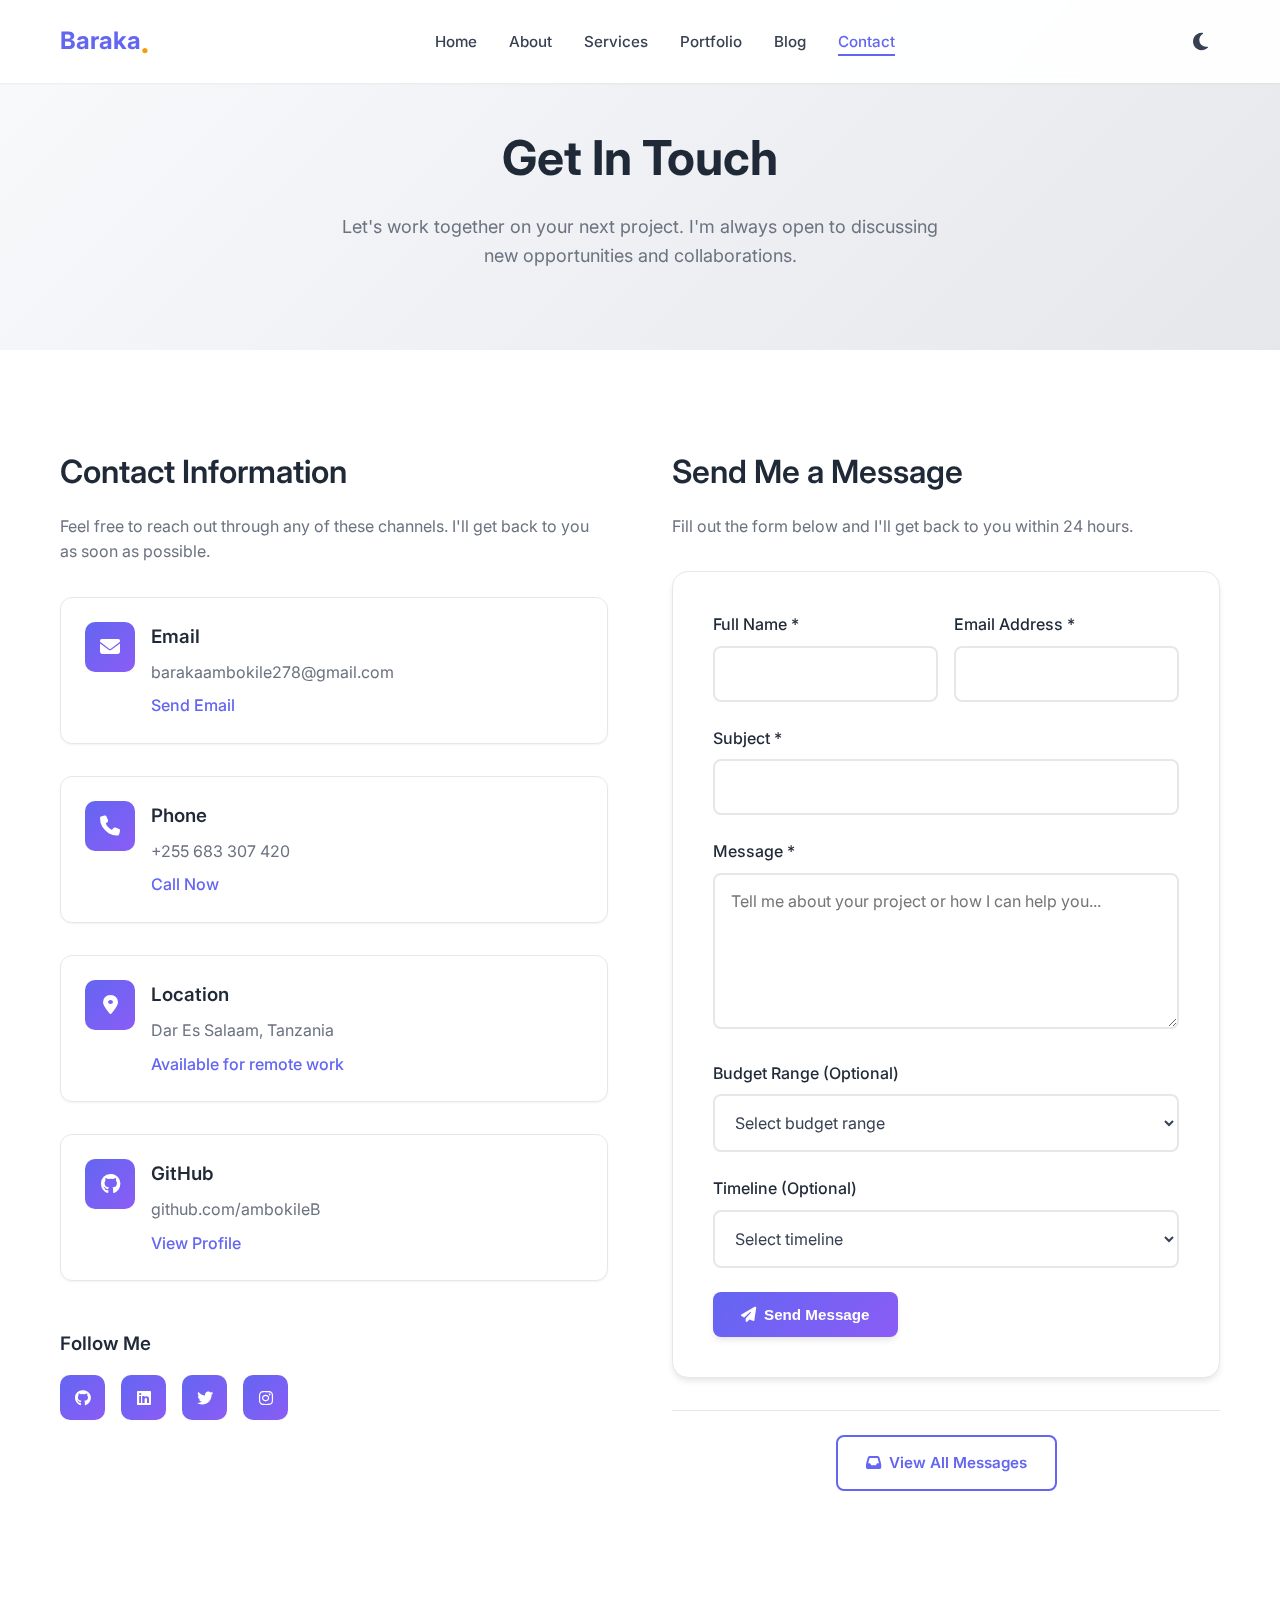
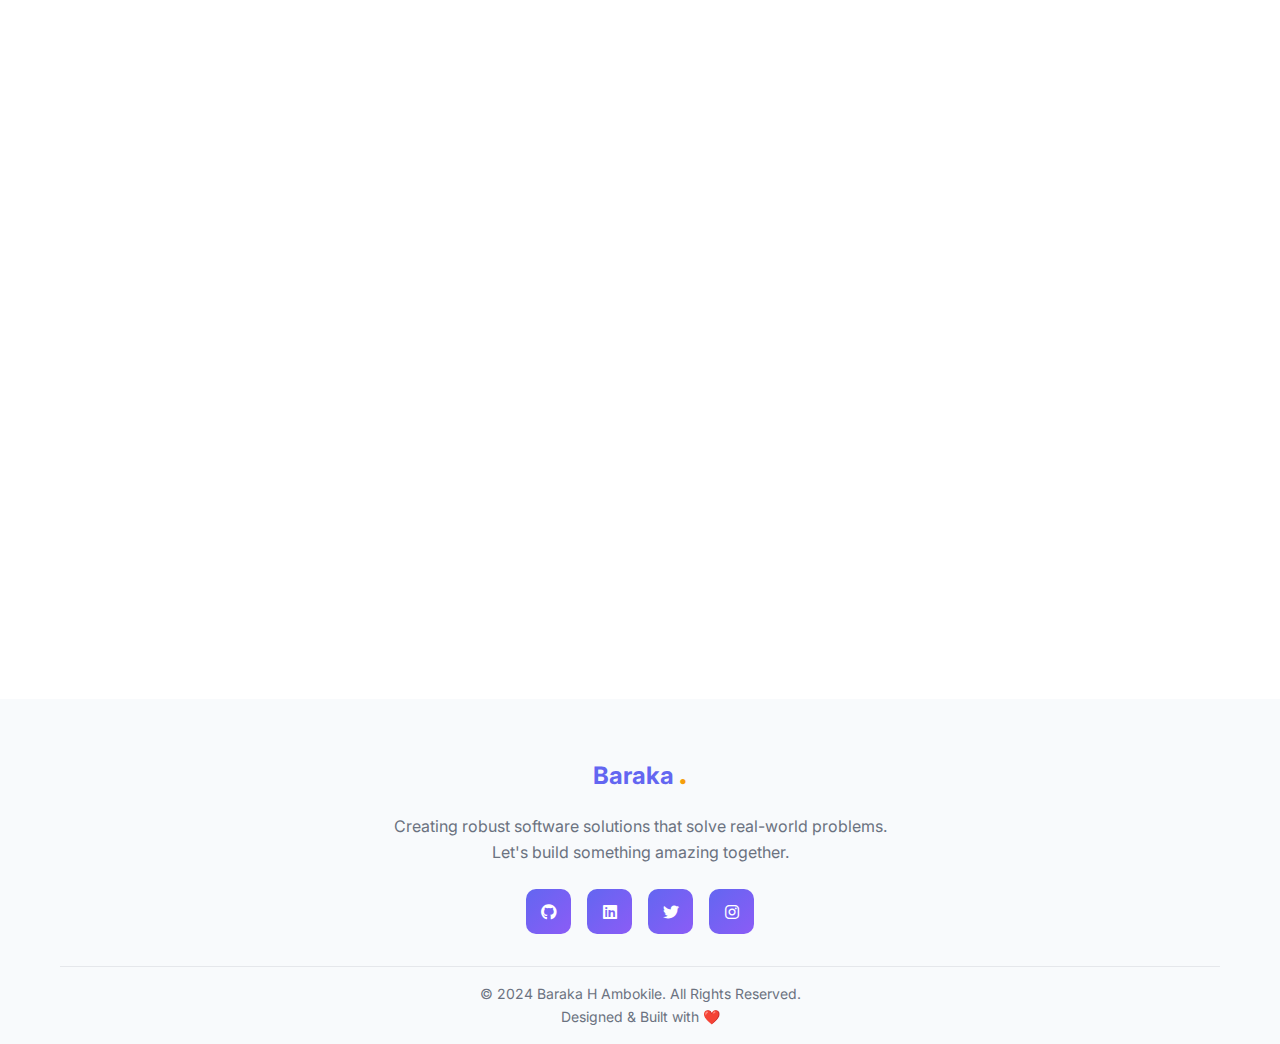
<file: contact.html>
<!DOCTYPE html>
<html lang="en">
<head>
    <meta charset="UTF-8">
    <meta name="viewport" content="width=device-width, initial-scale=1.0">
    <title>Contact Me - Baraka H Ambokile</title>
    <meta name="description" content="Get in touch with Baraka H Ambokile. Send messages, view contact information, and connect for collaboration opportunities.">
    
    <!-- Favicon -->
    <link rel="icon" type="image/x-icon" href="images/favicon.ico">
    
    <!-- Font Awesome -->
    <link rel="stylesheet" href="https://cdnjs.cloudflare.com/ajax/libs/font-awesome/6.4.0/css/all.min.css">
    
    <!-- Google Fonts -->
    <link href="https://fonts.googleapis.com/css2?family=Inter:wght@300;400;500;600;700;800&display=swap" rel="stylesheet">
    
    <!-- AOS Animation Library -->
    <link href="https://unpkg.com/aos@2.3.1/dist/aos.css" rel="stylesheet">
    
    <!-- CSS Files -->
    <link rel="stylesheet" href="css/style.css">
    <link rel="stylesheet" href="css/responsive.css">
</head>
<body>
    <!-- Preloader -->
    <div class="preloader">
        <div class="loader"></div>
    </div>

    <!-- Header/Navigation -->
    <header class="header" id="header">
        <div class="container">
            <div class="logo">
                <a href="index.html">
                    <span class="logo-text">Baraka</span>
                    <span class="logo-dot">.</span>
                </a>
            </div>
            <nav class="navbar" id="navbar">
                <ul class="nav-menu">
                    <li class="nav-item">
                        <a href="index.html" class="nav-link">Home</a>
                    </li>
                    <li class="nav-item">
                        <a href="index.html#about" class="nav-link">About</a>
                    </li>
                    <li class="nav-item">
                        <a href="index.html#services" class="nav-link">Services</a>
                    </li>
                    <li class="nav-item">
                        <a href="index.html#portfolio" class="nav-link">Portfolio</a>
                    </li>
                    <li class="nav-item">
                        <a href="blog.html" class="nav-link">Blog</a>
                    </li>
                    <li class="nav-item">
                        <a href="contact.html" class="nav-link active">Contact</a>
                    </li>
                </ul>
            </nav>
            <div class="header-actions">
                <button class="theme-toggle" id="themeToggle" aria-label="Toggle dark mode">
                    <i class="fas fa-moon"></i>
                    <i class="fas fa-sun"></i>
                </button>
                <div class="mobile-menu-btn" id="mobile-menu-btn">
                    <span></span>
                    <span></span>
                    <span></span>
                </div>
            </div>
        </div>
    </header>

    <!-- Contact Hero Section -->
    <section class="contact-hero">
        <div class="container">
            <div class="contact-hero-content" data-aos="fade-up">
                <h1>Get In Touch</h1>
                <p>Let's work together on your next project. I'm always open to discussing new opportunities and collaborations.</p>
            </div>
        </div>
    </section>

    <!-- Contact Section -->
    <section class="contact-page">
        <div class="container">
            <div class="contact-grid">
                <!-- Contact Information -->
                <div class="contact-info-section" data-aos="fade-right">
                    <h2>Contact Information</h2>
                    <p>Feel free to reach out through any of these channels. I'll get back to you as soon as possible.</p>
                    
                    <div class="contact-info-list">
                        <div class="contact-info-item">
                            <div class="contact-icon">
                                <i class="fas fa-envelope"></i>
                            </div>
                            <div class="contact-details">
                                <h3>Email</h3>
                                <p>barakaambokile278@gmail.com</p>
                                <a href="mailto:barakaambokile278@gmail.com" class="contact-link">Send Email</a>
                            </div>
                        </div>
                        
                        <div class="contact-info-item">
                            <div class="contact-icon">
                                <i class="fas fa-phone"></i>
                            </div>
                            <div class="contact-details">
                                <h3>Phone</h3>
                                <p>+255 683 307 420</p>
                                <a href="tel:+255683307420" class="contact-link">Call Now</a>
                            </div>
                        </div>
                        
                        <div class="contact-info-item">
                            <div class="contact-icon">
                                <i class="fas fa-map-marker-alt"></i>
                            </div>
                            <div class="contact-details">
                                <h3>Location</h3>
                                <p>Dar Es Salaam, Tanzania</p>
                                <span class="contact-link">Available for remote work</span>
                            </div>
                        </div>
                        
                        <div class="contact-info-item">
                            <div class="contact-icon">
                                <i class="fab fa-github"></i>
                            </div>
                            <div class="contact-details">
                                <h3>GitHub</h3>
                                <p>github.com/ambokileB</p>
                                <a href="https://github.com/ambokileB" class="contact-link" target="_blank">View Profile</a>
                            </div>
                        </div>
                    </div>
                    
                    <div class="social-links-section">
                        <h3>Follow Me</h3>
                        <div class="social-links">
                            <a href="https://github.com/ambokileB" class="social-link" target="_blank">
                                <i class="fab fa-github"></i>
                            </a>
                            <a href="#" class="social-link">
                                <i class="fab fa-linkedin"></i>
                            </a>
                            <a href="#" class="social-link">
                                <i class="fab fa-twitter"></i>
                            </a>
                            <a href="#" class="social-link">
                                <i class="fab fa-instagram"></i>
                            </a>
                        </div>
                    </div>
                </div>
                
                <!-- Contact Form -->
                <div class="contact-form-section" data-aos="fade-left">
                    <h2>Send Me a Message</h2>
                    <p>Fill out the form below and I'll get back to you within 24 hours.</p>
                    
                    <form id="contactForm" class="contact-form">
                        <div class="form-row">
                            <div class="form-group">
                                <label for="name">Full Name *</label>
                                <input type="text" id="name" name="name" required>
                            </div>
                            <div class="form-group">
                                <label for="email">Email Address *</label>
                                <input type="email" id="email" name="email" required>
                            </div>
                        </div>
                        
                        <div class="form-group">
                            <label for="subject">Subject *</label>
                            <input type="text" id="subject" name="subject" required>
                        </div>
                        
                        <div class="form-group">
                            <label for="message">Message *</label>
                            <textarea id="message" name="message" rows="6" required placeholder="Tell me about your project or how I can help you..."></textarea>
                        </div>
                        
                        <div class="form-group">
                            <label for="budget">Budget Range (Optional)</label>
                            <select id="budget" name="budget">
                                <option value="">Select budget range</option>
                                <option value="under-1000">Under $1,000</option>
                                <option value="1000-5000">$1,000 - $5,000</option>
                                <option value="5000-10000">$5,000 - $10,000</option>
                                <option value="over-10000">Over $10,000</option>
                                <option value="discuss">Let's discuss</option>
                            </select>
                        </div>
                        
                        <div class="form-group">
                            <label for="timeline">Timeline (Optional)</label>
                            <select id="timeline" name="timeline">
                                <option value="">Select timeline</option>
                                <option value="asap">ASAP</option>
                                <option value="1-2-weeks">1-2 weeks</option>
                                <option value="1-month">1 month</option>
                                <option value="2-3-months">2-3 months</option>
                                <option value="flexible">Flexible</option>
                            </select>
                        </div>
                        
                        <button type="submit" class="btn btn-primary">
                            <i class="fas fa-paper-plane"></i>
                            <span>Send Message</span>
                        </button>
                    </form>
                    
                    <div class="form-footer">
                        <a href="messages.html" class="btn btn-outline">
                            <i class="fas fa-inbox"></i>
                            View All Messages
                        </a>
                    </div>
                </div>
            </div>
        </div>
    </section>

    <!-- FAQ Section -->
    <section class="faq-section">
        <div class="container">
            <div class="section-header" data-aos="fade-up">
                <h2>Frequently Asked Questions</h2>
                <p>Common questions about working with me</p>
            </div>
            
            <div class="faq-grid">
                <div class="faq-item" data-aos="fade-up" data-aos-delay="100">
                    <div class="faq-question">
                        <h3>What types of projects do you work on?</h3>
                        <i class="fas fa-chevron-down"></i>
                    </div>
                    <div class="faq-answer">
                        <p>I specialize in software development, data processing, and machine learning projects. This includes web applications, ETL pipelines, RESTful APIs, and AI/ML solutions.</p>
                    </div>
                </div>
                
                <div class="faq-item" data-aos="fade-up" data-aos-delay="200">
                    <div class="faq-question">
                        <h3>How long does a typical project take?</h3>
                        <i class="fas fa-chevron-down"></i>
                    </div>
                    <div class="faq-answer">
                        <p>Project timelines vary depending on complexity. Simple projects might take 1-2 weeks, while complex applications can take 2-3 months. I'll provide a detailed timeline during our initial discussion.</p>
                    </div>
                </div>
                
                <div class="faq-item" data-aos="fade-up" data-aos-delay="300">
                    <div class="faq-question">
                        <h3>Do you work remotely?</h3>
                        <i class="fas fa-chevron-down"></i>
                    </div>
                    <div class="faq-answer">
                        <p>Yes, I work remotely and have experience collaborating with clients worldwide. I use modern communication tools to ensure smooth project management and regular updates.</p>
                    </div>
                </div>
                
                <div class="faq-item" data-aos="fade-up" data-aos-delay="400">
                    <div class="faq-question">
                        <h3>What technologies do you use?</h3>
                        <i class="fas fa-chevron-down"></i>
                    </div>
                    <div class="faq-answer">
                        <p>My tech stack includes Java, Python, React, Node.js, Apache Spark, Docker, Kubernetes, and various machine learning frameworks. I choose the best technology for each project's specific needs.</p>
                    </div>
                </div>
            </div>
        </div>
    </section>

    <!-- Footer -->
    <footer class="footer">
        <div class="container">
            <div class="footer-content">
                <div class="footer-logo">
                    <span class="logo-text">Baraka</span>
                    <span class="logo-dot">.</span>
                </div>
                <p class="footer-text">
                    Creating robust software solutions that solve real-world problems. Let's build something amazing together.
                </p>
                <div class="footer-social">
                    <a href="https://github.com/ambokileB" class="social-link"><i class="fab fa-github"></i></a>
                    <a href="#" class="social-link"><i class="fab fa-linkedin"></i></a>
                    <a href="#" class="social-link"><i class="fab fa-twitter"></i></a>
                    <a href="#" class="social-link"><i class="fab fa-instagram"></i></a>
                </div>
            </div>
            <div class="footer-bottom">
                <p>&copy; 2024 Baraka H Ambokile. All Rights Reserved.</p>
                <p>Designed & Built with ❤️</p>
            </div>
        </div>
    </footer>

    <!-- Back to Top Button -->
    <button class="back-to-top" id="backToTop">
        <i class="fas fa-arrow-up"></i>
    </button>

    <!-- JavaScript Libraries -->
    <script src="https://unpkg.com/aos@2.3.1/dist/aos.js"></script>
    
    <!-- JavaScript Files -->
    <script src="js/main.js"></script>
    <script src="js/messageStore.js"></script>
    <script src="js/contact.js"></script>
</body>
</html>
</file>
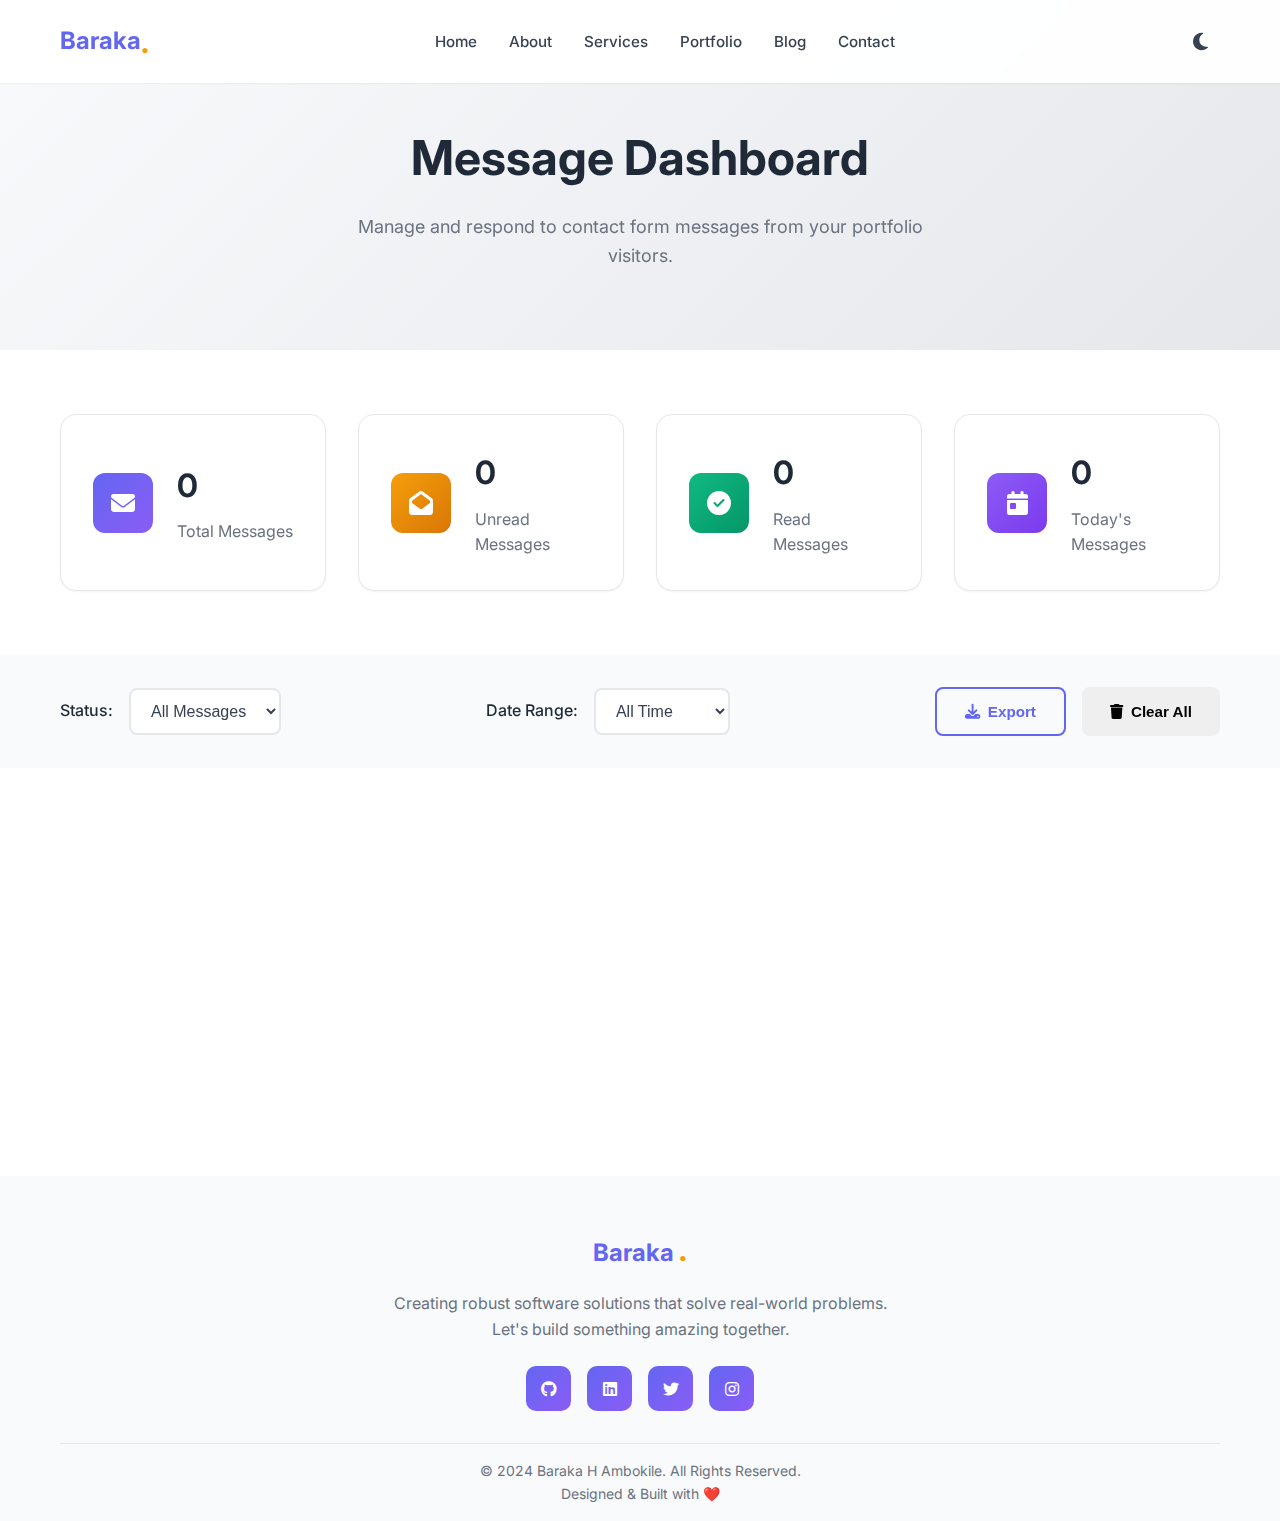
<file: messages.html>
<!DOCTYPE html>
<html lang="en">
<head>
    <meta charset="UTF-8">
    <meta name="viewport" content="width=device-width, initial-scale=1.0">
    <title>Message Dashboard - Baraka H Ambokile</title>
    <meta name="description" content="View and manage contact form messages from your portfolio.">
    
    <!-- Favicon -->
    <link rel="icon" type="image/x-icon" href="images/favicon.ico">
    
    <!-- Font Awesome -->
    <link rel="stylesheet" href="https://cdnjs.cloudflare.com/ajax/libs/font-awesome/6.4.0/css/all.min.css">
    
    <!-- Google Fonts -->
    <link href="https://fonts.googleapis.com/css2?family=Inter:wght@300;400;500;600;700;800&display=swap" rel="stylesheet">
    
    <!-- AOS Animation Library -->
    <link href="https://unpkg.com/aos@2.3.1/dist/aos.css" rel="stylesheet">
    
    <!-- CSS Files -->
    <link rel="stylesheet" href="css/style.css">
    <link rel="stylesheet" href="css/responsive.css">
</head>
<body>
    <!-- Preloader -->
    <div class="preloader">
        <div class="loader"></div>
    </div>

    <!-- Header/Navigation -->
    <header class="header" id="header">
        <div class="container">
            <div class="logo">
                <a href="index.html">
                    <span class="logo-text">Baraka</span>
                    <span class="logo-dot">.</span>
                </a>
            </div>
            <nav class="navbar" id="navbar">
                <ul class="nav-menu">
                    <li class="nav-item">
                        <a href="index.html" class="nav-link">Home</a>
                    </li>
                    <li class="nav-item">
                        <a href="index.html#about" class="nav-link">About</a>
                    </li>
                    <li class="nav-item">
                        <a href="index.html#services" class="nav-link">Services</a>
                    </li>
                    <li class="nav-item">
                        <a href="index.html#portfolio" class="nav-link">Portfolio</a>
                    </li>
                    <li class="nav-item">
                        <a href="blog.html" class="nav-link">Blog</a>
                    </li>
                    <li class="nav-item">
                        <a href="contact.html" class="nav-link">Contact</a>
                    </li>
                </ul>
            </nav>
            <div class="header-actions">
                <button class="theme-toggle" id="themeToggle" aria-label="Toggle dark mode">
                    <i class="fas fa-moon"></i>
                    <i class="fas fa-sun"></i>
                </button>
                <div class="mobile-menu-btn" id="mobile-menu-btn">
                    <span></span>
                    <span></span>
                    <span></span>
                </div>
            </div>
        </div>
    </header>

    <!-- Message Dashboard Hero -->
    <section class="dashboard-hero">
        <div class="container">
            <div class="dashboard-hero-content" data-aos="fade-up">
                <h1>Message Dashboard</h1>
                <p>Manage and respond to contact form messages from your portfolio visitors.</p>
            </div>
        </div>
    </section>

    <!-- Message Statistics -->
    <section class="message-stats">
        <div class="container">
            <div class="stats-grid" data-aos="fade-up">
                <div class="stat-card">
                    <div class="stat-icon">
                        <i class="fas fa-envelope"></i>
                    </div>
                    <div class="stat-content">
                        <h3 id="totalMessages">0</h3>
                        <p>Total Messages</p>
                    </div>
                </div>
                <div class="stat-card">
                    <div class="stat-icon unread">
                        <i class="fas fa-envelope-open"></i>
                    </div>
                    <div class="stat-content">
                        <h3 id="unreadMessages">0</h3>
                        <p>Unread Messages</p>
                    </div>
                </div>
                <div class="stat-card">
                    <div class="stat-icon read">
                        <i class="fas fa-check-circle"></i>
                    </div>
                    <div class="stat-content">
                        <h3 id="readMessages">0</h3>
                        <p>Read Messages</p>
                    </div>
                </div>
                <div class="stat-card">
                    <div class="stat-icon today">
                        <i class="fas fa-calendar-day"></i>
                    </div>
                    <div class="stat-content">
                        <h3 id="todayMessages">0</h3>
                        <p>Today's Messages</p>
                    </div>
                </div>
            </div>
        </div>
    </section>

    <!-- Message Filters -->
    <section class="message-filters">
        <div class="container">
            <div class="filter-controls" data-aos="fade-up">
                <div class="filter-group">
                    <label for="statusFilter">Status:</label>
                    <select id="statusFilter">
                        <option value="all">All Messages</option>
                        <option value="unread">Unread Only</option>
                        <option value="read">Read Only</option>
                    </select>
                </div>
                <div class="filter-group">
                    <label for="dateFilter">Date Range:</label>
                    <select id="dateFilter">
                        <option value="all">All Time</option>
                        <option value="today">Today</option>
                        <option value="week">This Week</option>
                        <option value="month">This Month</option>
                    </select>
                </div>
                <div class="filter-actions">
                    <button class="btn btn-outline" id="exportBtn">
                        <i class="fas fa-download"></i>
                        Export
                    </button>
                    <button class="btn btn-danger" id="clearBtn">
                        <i class="fas fa-trash"></i>
                        Clear All
                    </button>
                </div>
            </div>
        </div>
    </section>

    <!-- Messages List -->
    <section class="messages-section">
        <div class="container">
            <div class="messages-container" data-aos="fade-up">
                <div id="messagesList" class="messages-list">
                    <!-- Messages will be dynamically loaded here -->
                </div>
                <div id="noMessages" class="no-messages" style="display: none;">
                    <i class="fas fa-inbox"></i>
                    <h3>No Messages Found</h3>
                    <p>No messages match your current filters.</p>
                </div>
            </div>
        </div>
    </section>

    <!-- Message Modal -->
    <div id="messageModal" class="message-modal">
        <div class="modal-content">
            <div class="modal-header">
                <h2 id="modalTitle">Message Details</h2>
                <button class="modal-close" id="modalClose">
                    <i class="fas fa-times"></i>
                </button>
            </div>
            <div class="modal-body">
                <div class="message-details">
                    <div class="detail-row">
                        <label>From:</label>
                        <span id="modalName"></span>
                    </div>
                    <div class="detail-row">
                        <label>Email:</label>
                        <span id="modalEmail"></span>
                    </div>
                    <div class="detail-row">
                        <label>Subject:</label>
                        <span id="modalSubject"></span>
                    </div>
                    <div class="detail-row">
                        <label>Date:</label>
                        <span id="modalDate"></span>
                    </div>
                    <div class="detail-row">
                        <label>Budget:</label>
                        <span id="modalBudget"></span>
                    </div>
                    <div class="detail-row">
                        <label>Timeline:</label>
                        <span id="modalTimeline"></span>
                    </div>
                    <div class="detail-row full-width">
                        <label>Message:</label>
                        <div id="modalMessage" class="message-text"></div>
                    </div>
                </div>
            </div>
            <div class="modal-footer">
                <button class="btn btn-primary" id="replyBtn">
                    <i class="fas fa-reply"></i>
                    Reply
                </button>
                <button class="btn btn-outline" id="markReadBtn">
                    <i class="fas fa-check"></i>
                    Mark as Read
                </button>
                <button class="btn btn-danger" id="deleteBtn">
                    <i class="fas fa-trash"></i>
                    Delete
                </button>
            </div>
        </div>
    </div>

    <!-- Footer -->
    <footer class="footer">
        <div class="container">
            <div class="footer-content">
                <div class="footer-logo">
                    <span class="logo-text">Baraka</span>
                    <span class="logo-dot">.</span>
                </div>
                <p class="footer-text">
                    Creating robust software solutions that solve real-world problems. Let's build something amazing together.
                </p>
                <div class="footer-social">
                    <a href="https://github.com/ambokileB" class="social-link"><i class="fab fa-github"></i></a>
                    <a href="#" class="social-link"><i class="fab fa-linkedin"></i></a>
                    <a href="#" class="social-link"><i class="fab fa-twitter"></i></a>
                    <a href="#" class="social-link"><i class="fab fa-instagram"></i></a>
                </div>
            </div>
            <div class="footer-bottom">
                <p>&copy; 2024 Baraka H Ambokile. All Rights Reserved.</p>
                <p>Designed & Built with ❤️</p>
            </div>
        </div>
    </footer>

    <!-- Back to Top Button -->
    <button class="back-to-top" id="backToTop">
        <i class="fas fa-arrow-up"></i>
    </button>

    <!-- JavaScript Libraries -->
    <script src="https://unpkg.com/aos@2.3.1/dist/aos.js"></script>
    
    <!-- JavaScript Files -->
    <script src="js/main.js"></script>
    <script src="js/messageStore.js"></script>
    <script src="js/messageDashboard.js"></script>
</body>
</html>
</file>
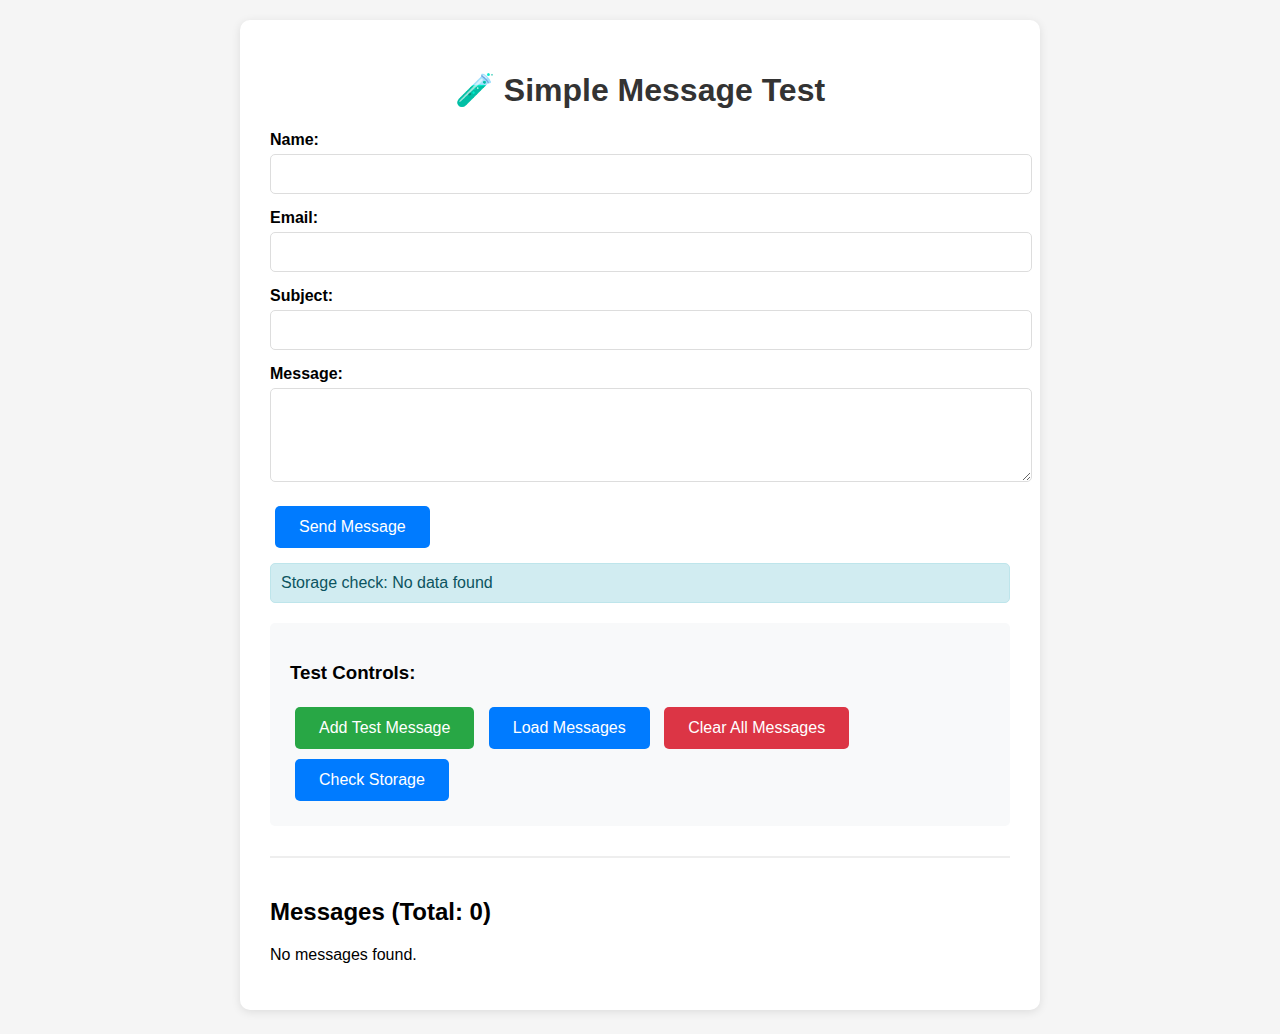
<file: simple-test.html>
<!DOCTYPE html>
<html lang="en">
<head>
    <meta charset="UTF-8">
    <meta name="viewport" content="width=device-width, initial-scale=1.0">
    <title>Simple Message Test</title>
    <style>
        body {
            font-family: Arial, sans-serif;
            max-width: 800px;
            margin: 0 auto;
            padding: 20px;
            background: #f5f5f5;
        }
        .container {
            background: white;
            padding: 30px;
            border-radius: 10px;
            box-shadow: 0 2px 10px rgba(0,0,0,0.1);
        }
        h1 {
            color: #333;
            text-align: center;
        }
        .form-group {
            margin-bottom: 15px;
        }
        label {
            display: block;
            margin-bottom: 5px;
            font-weight: bold;
        }
        input, textarea, select {
            width: 100%;
            padding: 10px;
            border: 1px solid #ddd;
            border-radius: 5px;
            font-size: 16px;
        }
        button {
            background: #007bff;
            color: white;
            border: none;
            padding: 12px 24px;
            border-radius: 5px;
            cursor: pointer;
            font-size: 16px;
            margin: 5px;
        }
        button:hover {
            background: #0056b3;
        }
        .success {
            background: #28a745;
        }
        .danger {
            background: #dc3545;
        }
        .messages {
            margin-top: 30px;
            border-top: 2px solid #eee;
            padding-top: 20px;
        }
        .message {
            background: #f8f9fa;
            padding: 15px;
            margin-bottom: 10px;
            border-radius: 5px;
            border-left: 4px solid #007bff;
        }
        .message h3 {
            margin: 0 0 10px 0;
            color: #333;
        }
        .message p {
            margin: 5px 0;
            color: #666;
        }
        .status {
            padding: 10px;
            border-radius: 5px;
            margin: 10px 0;
        }
        .status.success {
            background: #d4edda;
            color: #155724;
            border: 1px solid #c3e6cb;
        }
        .status.error {
            background: #f8d7da;
            color: #721c24;
            border: 1px solid #f5c6cb;
        }
        .status.info {
            background: #d1ecf1;
            color: #0c5460;
            border: 1px solid #bee5eb;
        }
    </style>
</head>
<body>
    <div class="container">
        <h1>🧪 Simple Message Test</h1>
        
        <!-- Simple Contact Form -->
        <form id="contactForm">
            <div class="form-group">
                <label for="name">Name:</label>
                <input type="text" id="name" name="name" required>
            </div>
            
            <div class="form-group">
                <label for="email">Email:</label>
                <input type="email" id="email" name="email" required>
            </div>
            
            <div class="form-group">
                <label for="subject">Subject:</label>
                <input type="text" id="subject" name="subject" required>
            </div>
            
            <div class="form-group">
                <label for="message">Message:</label>
                <textarea id="message" name="message" rows="4" required></textarea>
            </div>
            
            <button type="submit">Send Message</button>
        </form>
        
        <div id="status"></div>
        
        <!-- Test Buttons -->
        <div style="margin: 20px 0; padding: 20px; background: #f8f9fa; border-radius: 5px;">
            <h3>Test Controls:</h3>
            <button onclick="addTestMessage()" class="success">Add Test Message</button>
            <button onclick="loadMessages()">Load Messages</button>
            <button onclick="clearMessages()" class="danger">Clear All Messages</button>
            <button onclick="checkStorage()">Check Storage</button>
        </div>
        
        <!-- Messages Display -->
        <div class="messages">
            <h2>Messages (Total: <span id="messageCount">0</span>)</h2>
            <div id="messagesList"></div>
        </div>
    </div>

    <script>
        // Simple message storage
        function saveMessage(messageData) {
            try {
                // Get existing messages
                let messages = JSON.parse(localStorage.getItem('contactMessages') || '[]');
                
                // Add new message
                const newMessage = {
                    id: Date.now(),
                    ...messageData,
                    date: new Date().toISOString(),
                    status: 'unread'
                };
                
                messages.unshift(newMessage); // Add to beginning
                
                // Save back to localStorage
                localStorage.setItem('contactMessages', JSON.stringify(messages));
                
                console.log('Message saved:', newMessage);
                return true;
            } catch (error) {
                console.error('Error saving message:', error);
                return false;
            }
        }

        function loadMessages() {
            try {
                const messages = JSON.parse(localStorage.getItem('contactMessages') || '[]');
                const messagesList = document.getElementById('messagesList');
                const messageCount = document.getElementById('messageCount');
                
                messageCount.textContent = messages.length;
                
                if (messages.length === 0) {
                    messagesList.innerHTML = '<p>No messages found.</p>';
                    return;
                }
                
                const messagesHTML = messages.map((msg, index) => `
                    <div class="message">
                        <h3>${msg.name} - ${msg.subject}</h3>
                        <p><strong>Email:</strong> ${msg.email}</p>
                        <p><strong>Date:</strong> ${new Date(msg.date).toLocaleString()}</p>
                        <p><strong>Status:</strong> ${msg.status}</p>
                        <p><strong>Message:</strong> ${msg.message}</p>
                        <button onclick="deleteMessage(${msg.id})" class="danger">Delete</button>
                    </div>
                `).join('');
                
                messagesList.innerHTML = messagesHTML;
                
                showStatus(`Loaded ${messages.length} messages successfully!`, 'success');
            } catch (error) {
                console.error('Error loading messages:', error);
                showStatus('Error loading messages: ' + error.message, 'error');
            }
        }

        function addTestMessage() {
            const testMessage = {
                name: 'Test User ' + Date.now(),
                email: 'test' + Date.now() + '@example.com',
                subject: 'Test Message ' + new Date().toLocaleString(),
                message: 'This is a test message to verify the system is working properly.'
            };
            
            if (saveMessage(testMessage)) {
                showStatus('Test message added successfully!', 'success');
                loadMessages(); // Refresh the display
            } else {
                showStatus('Failed to add test message!', 'error');
            }
        }

        function deleteMessage(messageId) {
            try {
                let messages = JSON.parse(localStorage.getItem('contactMessages') || '[]');
                messages = messages.filter(msg => msg.id !== messageId);
                localStorage.setItem('contactMessages', JSON.stringify(messages));
                
                showStatus('Message deleted successfully!', 'success');
                loadMessages(); // Refresh the display
            } catch (error) {
                console.error('Error deleting message:', error);
                showStatus('Error deleting message: ' + error.message, 'error');
            }
        }

        function clearMessages() {
            if (confirm('Are you sure you want to delete ALL messages?')) {
                localStorage.removeItem('contactMessages');
                showStatus('All messages cleared!', 'success');
                loadMessages(); // Refresh the display
            }
        }

        function checkStorage() {
            const stored = localStorage.getItem('contactMessages');
            console.log('localStorage data:', stored);
            
            if (stored) {
                try {
                    const messages = JSON.parse(stored);
                    showStatus(`Storage check: ${messages.length} messages found`, 'info');
                } catch (e) {
                    showStatus('Storage check: Invalid JSON data', 'error');
                }
            } else {
                showStatus('Storage check: No data found', 'info');
            }
        }

        function showStatus(message, type = 'info') {
            const statusDiv = document.getElementById('status');
            statusDiv.innerHTML = `<div class="status ${type}">${message}</div>`;
            
            // Auto-hide after 3 seconds
            setTimeout(() => {
                statusDiv.innerHTML = '';
            }, 3000);
        }

        // Form submission
        document.getElementById('contactForm').addEventListener('submit', function(e) {
            e.preventDefault();
            
            const formData = new FormData(this);
            const messageData = {
                name: formData.get('name'),
                email: formData.get('email'),
                subject: formData.get('subject'),
                message: formData.get('message')
            };
            
            if (saveMessage(messageData)) {
                showStatus('Message sent successfully!', 'success');
                this.reset(); // Clear form
                loadMessages(); // Refresh the display
            } else {
                showStatus('Failed to send message!', 'error');
            }
        });

        // Load messages on page load
        window.addEventListener('load', function() {
            loadMessages();
            checkStorage();
        });
    </script>
</body>
</html>
</file>
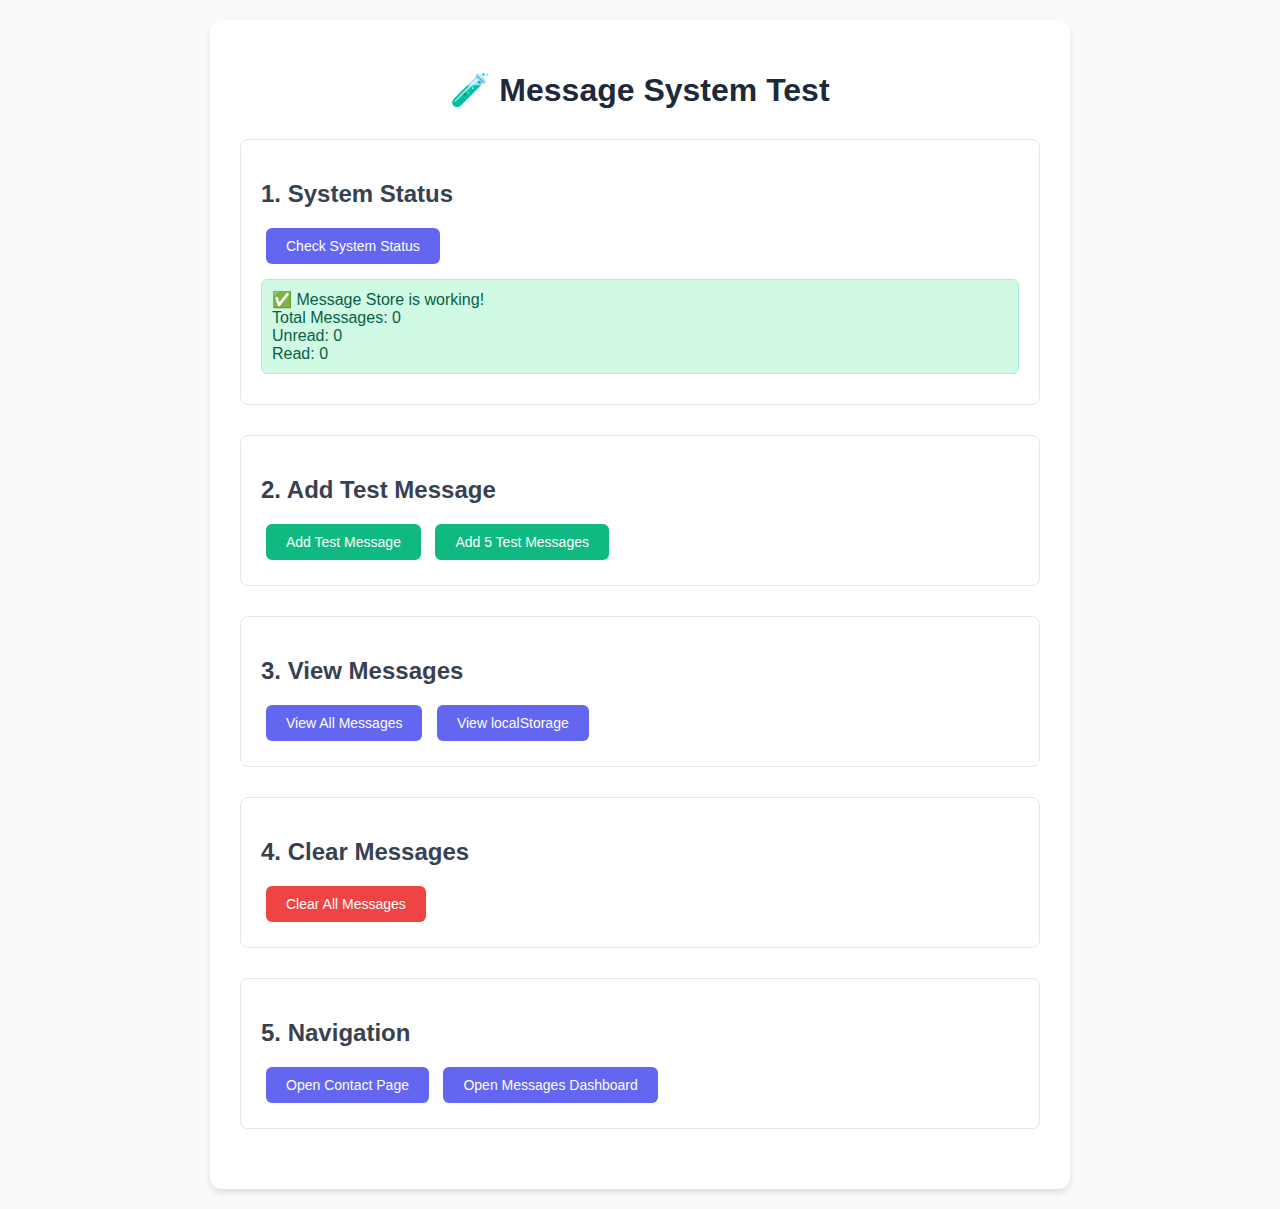
<file: test-messages.html>
<!DOCTYPE html>
<html lang="en">
<head>
    <meta charset="UTF-8">
    <meta name="viewport" content="width=device-width, initial-scale=1.0">
    <title>Test Messages - Baraka H Ambokile</title>
    <style>
        body {
            font-family: 'Inter', sans-serif;
            margin: 0;
            padding: 20px;
            background: #f8fafc;
        }
        .container {
            max-width: 800px;
            margin: 0 auto;
            background: white;
            padding: 30px;
            border-radius: 12px;
            box-shadow: 0 4px 6px rgba(0, 0, 0, 0.1);
        }
        h1 {
            color: #1e293b;
            text-align: center;
            margin-bottom: 30px;
        }
        .test-section {
            margin-bottom: 30px;
            padding: 20px;
            border: 1px solid #e2e8f0;
            border-radius: 8px;
        }
        .test-section h2 {
            color: #374151;
            margin-bottom: 15px;
        }
        button {
            background: #6366f1;
            color: white;
            border: none;
            padding: 10px 20px;
            border-radius: 6px;
            cursor: pointer;
            margin: 5px;
            font-size: 14px;
        }
        button:hover {
            background: #4f46e5;
        }
        .danger {
            background: #ef4444;
        }
        .danger:hover {
            background: #dc2626;
        }
        .success {
            background: #10b981;
        }
        .success:hover {
            background: #059669;
        }
        .output {
            background: #f1f5f9;
            padding: 15px;
            border-radius: 6px;
            margin-top: 15px;
            font-family: monospace;
            white-space: pre-wrap;
            max-height: 300px;
            overflow-y: auto;
        }
        .status {
            padding: 10px;
            border-radius: 6px;
            margin: 10px 0;
        }
        .status.success {
            background: #d1fae5;
            color: #065f46;
            border: 1px solid #a7f3d0;
        }
        .status.error {
            background: #fee2e2;
            color: #991b1b;
            border: 1px solid #fecaca;
        }
        .status.info {
            background: #dbeafe;
            color: #1e40af;
            border: 1px solid #bfdbfe;
        }
    </style>
</head>
<body>
    <div class="container">
        <h1>🧪 Message System Test</h1>
        
        <div class="test-section">
            <h2>1. System Status</h2>
            <button onclick="checkSystemStatus()">Check System Status</button>
            <div id="systemStatus"></div>
        </div>
        
        <div class="test-section">
            <h2>2. Add Test Message</h2>
            <button onclick="addTestMessage()" class="success">Add Test Message</button>
            <button onclick="addMultipleMessages()" class="success">Add 5 Test Messages</button>
            <div id="addMessageStatus"></div>
        </div>
        
        <div class="test-section">
            <h2>3. View Messages</h2>
            <button onclick="viewMessages()">View All Messages</button>
            <button onclick="viewLocalStorage()">View localStorage</button>
            <div id="messagesOutput"></div>
        </div>
        
        <div class="test-section">
            <h2>4. Clear Messages</h2>
            <button onclick="clearMessages()" class="danger">Clear All Messages</button>
            <div id="clearStatus"></div>
        </div>
        
        <div class="test-section">
            <h2>5. Navigation</h2>
            <button onclick="window.open('contact.html', '_blank')">Open Contact Page</button>
            <button onclick="window.open('messages.html', '_blank')">Open Messages Dashboard</button>
        </div>
    </div>

    <!-- JavaScript Files -->
    <script src="js/messageStore.js"></script>
    <script>
        function showStatus(elementId, message, type = 'info') {
            const element = document.getElementById(elementId);
            element.innerHTML = `<div class="status ${type}">${message}</div>`;
        }

        function checkSystemStatus() {
            const status = document.getElementById('systemStatus');
            
            if (typeof messageStore !== 'undefined') {
                const state = messageStore.getState();
                const stats = messageStore.getStats();
                
                status.innerHTML = `
                    <div class="status success">
                        ✅ Message Store is working!<br>
                        Total Messages: ${stats.total}<br>
                        Unread: ${stats.unread}<br>
                        Read: ${stats.read}
                    </div>
                `;
            } else {
                status.innerHTML = `
                    <div class="status error">
                        ❌ Message Store not available!<br>
                        Check if messageStore.js is loaded properly.
                    </div>
                `;
            }
        }

        function addTestMessage() {
            if (typeof messageStore !== 'undefined') {
                const testMessage = {
                    name: 'Test User ' + Date.now(),
                    email: 'test' + Date.now() + '@example.com',
                    subject: 'Test Message ' + new Date().toLocaleString(),
                    message: 'This is a test message to verify the system is working properly. Sent at: ' + new Date().toLocaleString(),
                    budget: 'Let\'s discuss',
                    timeline: 'Flexible'
                };
                
                messageStore.dispatch({
                    type: MESSAGE_ACTIONS.ADD_MESSAGE,
                    payload: testMessage
                });
                
                showStatus('addMessageStatus', '✅ Test message added successfully!', 'success');
                console.log('Test message added:', testMessage);
            } else {
                showStatus('addMessageStatus', '❌ Message Store not available!', 'error');
            }
        }

        function addMultipleMessages() {
            if (typeof messageStore !== 'undefined') {
                for (let i = 1; i <= 5; i++) {
                    const testMessage = {
                        name: `Test User ${i}`,
                        email: `test${i}@example.com`,
                        subject: `Test Message ${i}`,
                        message: `This is test message number ${i}. Testing the message system functionality.`,
                        budget: 'Under $1,000',
                        timeline: '1-2 weeks'
                    };
                    
                    messageStore.dispatch({
                        type: MESSAGE_ACTIONS.ADD_MESSAGE,
                        payload: testMessage
                    });
                }
                
                showStatus('addMessageStatus', '✅ 5 test messages added successfully!', 'success');
            } else {
                showStatus('addMessageStatus', '❌ Message Store not available!', 'error');
            }
        }

        function viewMessages() {
            const output = document.getElementById('messagesOutput');
            
            if (typeof messageStore !== 'undefined') {
                const state = messageStore.getState();
                const messages = state.messages;
                
                if (messages.length === 0) {
                    output.innerHTML = '<div class="output">No messages found.</div>';
                } else {
                    const formattedMessages = messages.map((msg, index) => {
                        return `Message ${index + 1}:
ID: ${msg.id}
Name: ${msg.name}
Email: ${msg.email}
Subject: ${msg.subject}
Status: ${msg.status}
Date: ${new Date(msg.date).toLocaleString()}
Message: ${msg.message.substring(0, 100)}...
Budget: ${msg.budget || 'Not specified'}
Timeline: ${msg.timeline || 'Not specified'}
----------------------------------------`;
                    }).join('\n\n');
                    
                    output.innerHTML = `<div class="output">${formattedMessages}</div>`;
                }
            } else {
                output.innerHTML = '<div class="output">Message Store not available!</div>';
            }
        }

        function viewLocalStorage() {
            const output = document.getElementById('messagesOutput');
            const stored = localStorage.getItem('contactMessages');
            
            if (stored) {
                try {
                    const messages = JSON.parse(stored);
                    output.innerHTML = `<div class="output">localStorage Data:\n${JSON.stringify(messages, null, 2)}</div>`;
                } catch (e) {
                    output.innerHTML = `<div class="output">Error parsing localStorage: ${e.message}</div>`;
                }
            } else {
                output.innerHTML = '<div class="output">No data in localStorage</div>';
            }
        }

        function clearMessages() {
            if (typeof messageStore !== 'undefined') {
                messageStore.dispatch({
                    type: MESSAGE_ACTIONS.CLEAR_MESSAGES
                });
                showStatus('clearStatus', '✅ All messages cleared successfully!', 'success');
            } else {
                localStorage.removeItem('contactMessages');
                showStatus('clearStatus', '✅ localStorage cleared!', 'success');
            }
        }

        // Auto-check system status on page load
        window.addEventListener('load', function() {
            setTimeout(checkSystemStatus, 500);
        });
    </script>
</body>
</html>
</file>
<file: css/style.css>
/* ===== CSS VARIABLES ===== */
:root {
    --primary-color: #6366f1;
    --primary-dark: #4f46e5;
    --secondary-color: #f59e0b;
    --accent-color: #10b981;
    --dark-color: #1f2937;
    --light-color: #f8fafc;
    --text-color: #374151;
    --text-light: #6b7280;
    --border-color: #e5e7eb;
    --shadow-sm: 0 1px 2px 0 rgba(0, 0, 0, 0.05);
    --shadow-md: 0 4px 6px -1px rgba(0, 0, 0, 0.1);
    --shadow-lg: 0 10px 15px -3px rgba(0, 0, 0, 0.1);
    --shadow-xl: 0 20px 25px -5px rgba(0, 0, 0, 0.1);
    --gradient-primary: linear-gradient(135deg, #6366f1 0%, #8b5cf6 100%);
    --gradient-secondary: linear-gradient(135deg, #f59e0b 0%, #f97316 100%);
    --transition: all 0.3s cubic-bezier(0.4, 0, 0.2, 1);
    
    /* Light mode colors */
    --bg-primary: #ffffff;
    --bg-secondary: #f8fafc;
    --card-bg: #ffffff;
    --text-primary: #1f2937;
    --text-secondary: #6b7280;
    --border-light: #e5e7eb;
}

/* Dark mode variables - Improved for better readability */
[data-theme="dark"] {
    --bg-primary: #ffffff;
    --bg-secondary: #f8fafc;
    --card-bg: #ffffff;
    --text-primary: #1f2937;
    --text-secondary: #6b7280;
    --border-light: #e5e7eb;
    --dark-color: #1f2937;
    --light-color: #f8fafc;
    --text-color: #374151;
    --text-light: #6b7280;
    --border-color: #e5e7eb;
    --shadow-sm: 0 1px 2px 0 rgba(0, 0, 0, 0.05);
    --shadow-md: 0 4px 6px -1px rgba(0, 0, 0, 0.1);
    --shadow-lg: 0 10px 15px -3px rgba(0, 0, 0, 0.1);
    --shadow-xl: 0 20px 25px -5px rgba(0, 0, 0, 0.1);
}

/* ===== RESET & BASE STYLES ===== */
* {
    margin: 0;
    padding: 0;
    box-sizing: border-box;
}

html {
    scroll-behavior: smooth;
}

body {
    font-family: 'Inter', sans-serif;
    color: var(--text-color);
    line-height: 1.6;
    overflow-x: hidden;
    background-color: var(--bg-primary);
    transition: background-color 0.3s ease, color 0.3s ease;
}

.container {
    max-width: 1200px;
    margin: 0 auto;
    padding: 0 20px;
}

/* ===== PRELOADER ===== */
.preloader {
    position: fixed;
    top: 0;
    left: 0;
    width: 100%;
    height: 100%;
    background: #ffffff;
    display: flex;
    justify-content: center;
    align-items: center;
    z-index: 9999;
    transition: opacity 0.5s ease;
}

.preloader.hidden {
    opacity: 0;
    pointer-events: none;
}

.loader {
    width: 50px;
    height: 50px;
    border: 3px solid var(--border-color);
    border-top: 3px solid var(--primary-color);
    border-radius: 50%;
    animation: spin 1s linear infinite;
}

@keyframes spin {
    0% { transform: rotate(0deg); }
    100% { transform: rotate(360deg); }
}

/* ===== HEADER & NAVIGATION ===== */
.header {
    position: fixed;
    top: 0;
    left: 0;
    width: 100%;
    background: rgba(255, 255, 255, 0.95);
    backdrop-filter: blur(10px);
    box-shadow: var(--shadow-sm);
    z-index: 1000;
    transition: var(--transition);
}

.header.scrolled {
    background: rgba(255, 255, 255, 0.98);
    box-shadow: var(--shadow-md);
}

[data-theme="dark"] .header {
    background: rgba(255, 255, 255, 0.95);
}

[data-theme="dark"] .header.scrolled {
    background: rgba(255, 255, 255, 0.98);
}

.header .container {
    display: flex;
    justify-content: space-between;
    align-items: center;
    padding: 1rem 20px;
}

.header-actions {
    display: flex;
    align-items: center;
    gap: 1rem;
}

.logo a {
    display: flex;
    align-items: center;
    text-decoration: none;
    font-size: 1.5rem;
    font-weight: 700;
    color: var(--dark-color);
}

.logo-text {
    color: var(--primary-color);
}

.logo-dot {
    color: var(--secondary-color);
    font-size: 2rem;
}

.navbar {
    display: flex;
    align-items: center;
}

.nav-menu {
    display: flex;
    list-style: none;
    gap: 2rem;
}

.nav-link {
    text-decoration: none;
    color: var(--text-color);
    font-weight: 500;
    font-size: 0.95rem;
    transition: var(--transition);
    position: relative;
}

.nav-link:hover,
.nav-link.active {
    color: var(--primary-color);
}

.nav-link::after {
    content: '';
    position: absolute;
    bottom: -5px;
    left: 0;
    width: 0;
    height: 2px;
    background: var(--primary-color);
    transition: var(--transition);
}

.nav-link:hover::after,
.nav-link.active::after {
    width: 100%;
}

.theme-toggle {
    background: none;
    border: none;
    color: var(--text-color);
    font-size: 1.25rem;
    cursor: pointer;
    padding: 0.5rem;
    border-radius: 8px;
    transition: var(--transition);
    position: relative;
    width: 40px;
    height: 40px;
    display: flex;
    align-items: center;
    justify-content: center;
}

.theme-toggle:hover {
    background: rgba(99, 102, 241, 0.1);
    color: var(--primary-color);
}

.theme-toggle .fa-sun {
    display: none;
}

[data-theme="dark"] .theme-toggle .fa-moon {
    display: none;
}

[data-theme="dark"] .theme-toggle .fa-sun {
    display: block;
}

.mobile-menu-btn {
    display: none;
    flex-direction: column;
    cursor: pointer;
    gap: 4px;
    padding: 0.5rem;
    border-radius: 8px;
    transition: var(--transition);
}

.mobile-menu-btn:hover {
    background: rgba(99, 102, 241, 0.1);
}

.mobile-menu-btn span {
    width: 25px;
    height: 3px;
    background: var(--text-color);
    transition: var(--transition);
    border-radius: 2px;
}

/* ===== HERO SECTION ===== */
.hero {
    min-height: 100vh;
    display: flex;
    align-items: center;
    background: linear-gradient(135deg, var(--bg-secondary) 0%, var(--border-light) 100%);
    position: relative;
    overflow: hidden;
}

.hero::before {
    content: '';
    position: absolute;
    top: 0;
    left: 0;
    width: 100%;
    height: 100%;
    background: url('data:image/svg+xml,<svg xmlns="http://www.w3.org/2000/svg" viewBox="0 0 100 100"><defs><pattern id="grid" width="10" height="10" patternUnits="userSpaceOnUse"><path d="M 10 0 L 0 0 0 10" fill="none" stroke="%23e2e8f0" stroke-width="0.5"/></pattern></defs><rect width="100" height="100" fill="url(%23grid)"/></svg>');
    opacity: 0.5;
}

.hero .container {
    display: grid;
    grid-template-columns: 1fr 1fr;
    gap: 4rem;
    align-items: center;
    position: relative;
    z-index: 1;
}

.hero-badge {
    display: inline-flex;
    align-items: center;
    gap: 0.5rem;
    background: rgba(99, 102, 241, 0.1);
    color: var(--primary-color);
    padding: 0.5rem 1rem;
    border-radius: 50px;
    font-size: 0.875rem;
    font-weight: 500;
    margin-bottom: 1.5rem;
}

.hero-title {
    font-size: 3.5rem;
    font-weight: 800;
    line-height: 1.1;
    color: var(--dark-color);
    margin-bottom: 1.5rem;
}

.highlight {
    background: var(--gradient-primary);
    -webkit-background-clip: text;
    -webkit-text-fill-color: transparent;
    background-clip: text;
}

.hero-description {
    font-size: 1.125rem;
    color: var(--text-light);
    margin-bottom: 2rem;
    line-height: 1.7;
}

.hero-buttons {
    display: flex;
    gap: 1rem;
    margin-bottom: 3rem;
}

.btn {
    display: inline-flex;
    align-items: center;
    gap: 0.5rem;
    padding: 0.875rem 1.75rem;
    border-radius: 8px;
    text-decoration: none;
    font-weight: 600;
    font-size: 0.95rem;
    transition: var(--transition);
    border: none;
    cursor: pointer;
    position: relative;
    overflow: hidden;
}

.btn-primary {
    background: var(--gradient-primary);
    color: white;
    box-shadow: var(--shadow-md);
}

.btn-primary:hover {
    transform: translateY(-2px);
    box-shadow: var(--shadow-lg);
}

.btn-outline {
    background: transparent;
    color: var(--primary-color);
    border: 2px solid var(--primary-color);
}

.btn-outline:hover {
    background: var(--primary-color);
    color: white;
    transform: translateY(-2px);
}

.hero-stats {
    display: flex;
    gap: 2rem;
}

.stat-item {
    text-align: center;
}

.stat-number {
    display: block;
    font-size: 2rem;
    font-weight: 700;
    color: var(--primary-color);
}

.stat-label {
    font-size: 0.875rem;
    color: var(--text-light);
}

.hero-image {
    position: relative;
}

.hero-image-container {
    position: relative;
    display: flex;
    justify-content: center;
}

.hero-image-container img {
    width: 100%;
    max-width: 400px;
    height: auto;
    border-radius: 20px;
    box-shadow: var(--shadow-xl);
}

.floating-card {
    position: absolute;
    background: white;
    padding: 1rem;
    border-radius: 12px;
    box-shadow: var(--shadow-lg);
    display: flex;
    align-items: center;
    gap: 0.5rem;
    font-size: 0.875rem;
    font-weight: 500;
    animation: float 3s ease-in-out infinite;
}

.floating-card i {
    color: var(--primary-color);
    font-size: 1rem;
}

.card-1 {
    top: 20%;
    left: -20px;
    animation-delay: 0s;
}

.card-2 {
    bottom: 20%;
    right: -20px;
    animation-delay: 1.5s;
}

@keyframes float {
    0%, 100% { transform: translateY(0px); }
    50% { transform: translateY(-10px); }
}

.scroll-indicator {
    position: absolute;
    bottom: 2rem;
    left: 50%;
    transform: translateX(-50%);
    animation: bounce 2s infinite;
}

.scroll-arrow {
    width: 2px;
    height: 30px;
    background: var(--primary-color);
    position: relative;
}

.scroll-arrow::after {
    content: '';
    position: absolute;
    bottom: 0;
    left: -3px;
    width: 8px;
    height: 8px;
    border-right: 2px solid var(--primary-color);
    border-bottom: 2px solid var(--primary-color);
    transform: rotate(45deg);
}

@keyframes bounce {
    0%, 20%, 50%, 80%, 100% { transform: translateX(-50%) translateY(0); }
    40% { transform: translateX(-50%) translateY(-10px); }
    60% { transform: translateX(-50%) translateY(-5px); }
}

/* ===== SECTION STYLES ===== */
section {
    padding: 6rem 0;
}

.section-header {
    text-align: center;
    margin-bottom: 4rem;
}

.section-title {
    font-size: 2.5rem;
    font-weight: 700;
    color: var(--dark-color);
    margin-bottom: 1rem;
}

.section-subtitle {
    font-size: 1.125rem;
    color: var(--text-light);
    max-width: 600px;
    margin: 0 auto;
}

/* ===== ABOUT SECTION ===== */
.about {
    background: var(--bg-secondary);
}

.about-content {
    display: grid;
    grid-template-columns: 1fr 1fr;
    gap: 4rem;
    align-items: center;
}

.about-image {
    position: relative;
}

.about-image img {
    width: 100%;
    border-radius: 20px;
    box-shadow: var(--shadow-lg);
}

.experience-badge {
    position: absolute;
    bottom: -20px;
    right: -20px;
    background: var(--gradient-primary);
    color: white;
    padding: 1.5rem;
    border-radius: 50%;
    text-align: center;
    box-shadow: var(--shadow-lg);
}

.experience-badge .years {
    display: block;
    font-size: 1.5rem;
    font-weight: 700;
}

.experience-badge .text {
    font-size: 0.75rem;
    line-height: 1.2;
}

.about-text h3 {
    font-size: 1.75rem;
    font-weight: 600;
    color: var(--dark-color);
    margin-bottom: 1.5rem;
}

.about-text p {
    color: var(--text-light);
    margin-bottom: 1.5rem;
    line-height: 1.7;
}

.about-features {
    display: grid;
    grid-template-columns: 1fr 1fr;
    gap: 1rem;
    margin: 2rem 0;
}

.feature-item {
    display: flex;
    align-items: center;
    gap: 0.75rem;
    font-weight: 500;
}

.feature-item i {
    color: var(--accent-color);
    font-size: 1.125rem;
}

/* ===== SERVICES SECTION ===== */
.services-grid {
    display: grid;
    grid-template-columns: repeat(auto-fit, minmax(280px, 1fr));
    gap: 2rem;
}

.service-card {
    background: var(--card-bg);
    padding: 2.5rem;
    border-radius: 16px;
    box-shadow: var(--shadow-sm);
    transition: var(--transition);
    border: 1px solid var(--border-color);
}

.service-card:hover {
    transform: translateY(-8px);
    box-shadow: var(--shadow-xl);
    border-color: var(--primary-color);
}

.service-icon {
    width: 60px;
    height: 60px;
    background: var(--gradient-primary);
    border-radius: 12px;
    display: flex;
    align-items: center;
    justify-content: center;
    margin-bottom: 1.5rem;
}

.service-icon i {
    color: white;
    font-size: 1.5rem;
}

.service-card h3 {
    font-size: 1.25rem;
    font-weight: 600;
    color: var(--dark-color);
    margin-bottom: 1rem;
}

.service-card p {
    color: var(--text-light);
    margin-bottom: 1.5rem;
    line-height: 1.6;
}

.service-features {
    list-style: none;
}

.service-features li {
    padding: 0.5rem 0;
    color: var(--text-color);
    position: relative;
    padding-left: 1.5rem;
}

.service-features li::before {
    content: '✓';
    position: absolute;
    left: 0;
    color: var(--accent-color);
    font-weight: 600;
}

/* ===== PORTFOLIO SECTION ===== */
.portfolio {
    background: var(--bg-secondary);
}

.portfolio-filter {
    display: flex;
    justify-content: center;
    gap: 1rem;
    margin-bottom: 3rem;
    flex-wrap: wrap;
}

.filter-btn {
    padding: 0.75rem 1.5rem;
    border: 2px solid var(--border-color);
    background: var(--card-bg);
    color: var(--text-color);
    border-radius: 8px;
    cursor: pointer;
    transition: var(--transition);
    font-weight: 500;
}

.filter-btn:hover,
.filter-btn.active {
    background: var(--primary-color);
    color: white;
    border-color: var(--primary-color);
}

.portfolio-grid {
    display: grid;
    grid-template-columns: repeat(auto-fit, minmax(300px, 1fr));
    gap: 2rem;
    margin-bottom: 3rem;
}

.portfolio-item {
    border-radius: 16px;
    overflow: hidden;
    box-shadow: var(--shadow-sm);
    transition: var(--transition);
    background: var(--card-bg);
}

.portfolio-item:hover {
    transform: translateY(-8px);
    box-shadow: var(--shadow-xl);
}

.portfolio-image {
    position: relative;
    overflow: hidden;
}

.portfolio-image img {
    width: 100%;
    height: 250px;
    object-fit: cover;
    transition: var(--transition);
}

.portfolio-item:hover .portfolio-image img {
    transform: scale(1.1);
}

.portfolio-overlay {
    position: absolute;
    top: 0;
    left: 0;
    width: 100%;
    height: 100%;
    background: rgba(99, 102, 241, 0.9);
    display: flex;
    align-items: center;
    justify-content: center;
    opacity: 0;
    transition: var(--transition);
}

.portfolio-item:hover .portfolio-overlay {
    opacity: 1;
}

.portfolio-content {
    text-align: center;
    color: white;
    padding: 2rem;
}

.portfolio-content h3 {
    font-size: 1.25rem;
    font-weight: 600;
    margin-bottom: 0.75rem;
}

.portfolio-content p {
    margin-bottom: 1rem;
    opacity: 0.9;
}

.portfolio-tech {
    display: flex;
    gap: 0.5rem;
    justify-content: center;
    margin-bottom: 1.5rem;
    flex-wrap: wrap;
}

.portfolio-tech span {
    background: rgba(255, 255, 255, 0.2);
    padding: 0.25rem 0.75rem;
    border-radius: 20px;
    font-size: 0.75rem;
    font-weight: 500;
}

.portfolio-links {
    display: flex;
    gap: 1rem;
    justify-content: center;
}

.portfolio-link {
    width: 40px;
    height: 40px;
    background: rgba(255, 255, 255, 0.2);
    border-radius: 50%;
    display: flex;
    align-items: center;
    justify-content: center;
    color: white;
    text-decoration: none;
    transition: var(--transition);
}

.portfolio-link:hover {
    background: white;
    color: var(--primary-color);
    transform: scale(1.1);
}

.portfolio-cta {
    text-align: center;
}

/* ===== SKILLS SECTION ===== */
.skills-content {
    display: grid;
    gap: 3rem;
}

.skills-category h3 {
    font-size: 1.5rem;
    font-weight: 600;
    color: var(--dark-color);
    margin-bottom: 2rem;
    text-align: center;
}

.skills-grid {
    display: grid;
    grid-template-columns: repeat(auto-fit, minmax(200px, 1fr));
    gap: 1.5rem;
}

.skill-item {
    background: var(--card-bg);
    padding: 1.5rem;
    border-radius: 12px;
    box-shadow: var(--shadow-sm);
    border: 1px solid var(--border-color);
    transition: var(--transition);
}

.skill-item:hover {
    transform: translateY(-4px);
    box-shadow: var(--shadow-md);
}

.skill-icon {
    width: 50px;
    height: 50px;
    background: var(--gradient-primary);
    border-radius: 10px;
    display: flex;
    align-items: center;
    justify-content: center;
    margin-bottom: 1rem;
}

.skill-icon i {
    color: white;
    font-size: 1.25rem;
}

.skill-name {
    display: block;
    font-weight: 600;
    color: var(--dark-color);
    margin-bottom: 0.75rem;
}

.skill-level {
    width: 100%;
    height: 6px;
    background: var(--border-color);
    border-radius: 3px;
    overflow: hidden;
}

.skill-progress {
    height: 100%;
    background: var(--gradient-primary);
    border-radius: 3px;
    transition: width 1s ease;
}

/* ===== CONTACT SECTION ===== */
.contact {
    background: var(--bg-secondary);
}

.contact-content {
    display: grid;
    grid-template-columns: 1fr 1fr;
    gap: 4rem;
}

.contact-info {
    display: flex;
    flex-direction: column;
    gap: 2rem;
}

.contact-item {
    display: flex;
    align-items: center;
    gap: 1rem;
}

.contact-icon {
    width: 50px;
    height: 50px;
    background: var(--gradient-primary);
    border-radius: 10px;
    display: flex;
    align-items: center;
    justify-content: center;
}

.contact-icon i {
    color: white;
    font-size: 1.25rem;
}

.contact-details h4 {
    font-weight: 600;
    color: var(--dark-color);
    margin-bottom: 0.25rem;
}

.contact-details p {
    color: var(--text-light);
}

.social-links {
    display: flex;
    gap: 1rem;
    margin-top: 1rem;
}

.social-link {
    width: 45px;
    height: 45px;
    background: var(--gradient-primary);
    border-radius: 10px;
    display: flex;
    align-items: center;
    justify-content: center;
    color: white;
    text-decoration: none;
    transition: var(--transition);
}

.social-link:hover {
    transform: translateY(-3px);
    box-shadow: var(--shadow-md);
}

.contact-form {
    background: var(--card-bg);
    padding: 2.5rem;
    border-radius: 16px;
    box-shadow: var(--shadow-md);
}

.form-group {
    margin-bottom: 1.5rem;
}

.form-group input,
.form-group textarea {
    width: 100%;
    padding: 1rem;
    border: 2px solid var(--border-color);
    border-radius: 8px;
    font-size: 1rem;
    transition: var(--transition);
    font-family: inherit;
}

.form-group input:focus,
.form-group textarea:focus {
    outline: none;
    border-color: var(--primary-color);
    box-shadow: 0 0 0 3px rgba(99, 102, 241, 0.1);
}

.form-group textarea {
    resize: vertical;
    min-height: 120px;
}

/* ===== FOOTER ===== */
.footer {
    background: var(--bg-secondary);
    color: var(--text-color);
    padding: 3rem 0 1rem;
}

.footer-content {
    text-align: center;
    margin-bottom: 2rem;
}

.footer-logo {
    font-size: 1.5rem;
    font-weight: 700;
    margin-bottom: 1rem;
}

.footer-text {
    color: var(--text-light);
    margin-bottom: 1.5rem;
    max-width: 500px;
    margin-left: auto;
    margin-right: auto;
}

.footer-social {
    display: flex;
    justify-content: center;
    gap: 1rem;
}

.footer-bottom {
    border-top: 1px solid var(--border-color);
    padding-top: 1rem;
    text-align: center;
    color: var(--text-light);
    font-size: 0.875rem;
}

/* ===== BACK TO TOP ===== */
.back-to-top {
    position: fixed;
    bottom: 2rem;
    right: 2rem;
    width: 50px;
    height: 50px;
    background: var(--gradient-primary);
    color: white;
    border: none;
    border-radius: 50%;
    cursor: pointer;
    display: flex;
    align-items: center;
    justify-content: center;
    box-shadow: var(--shadow-lg);
    transition: var(--transition);
    opacity: 0;
    visibility: hidden;
    z-index: 1000;
}

.back-to-top.show {
    opacity: 1;
    visibility: visible;
}

.back-to-top:hover {
    transform: translateY(-3px);
    box-shadow: var(--shadow-xl);
}

/* ===== DARK MODE ADDITIONAL STYLES ===== */
[data-theme="dark"] .floating-card {
    background: #ffffff;
    color: var(--text-color);
    border: 1px solid var(--border-color);
    box-shadow: var(--shadow-lg);
}

[data-theme="dark"] .experience-badge {
    background: var(--gradient-primary);
}

[data-theme="dark"] .hero::before {
    opacity: 0.1;
}

[data-theme="dark"] .form-group input,
[data-theme="dark"] .form-group textarea {
    background: #ffffff;
    color: var(--text-color);
    border-color: var(--border-color);
}

[data-theme="dark"] .form-group input:focus,
[data-theme="dark"] .form-group textarea:focus {
    border-color: var(--primary-color);
    box-shadow: 0 0 0 3px rgba(99, 102, 241, 0.1);
}

/* Smooth transitions for theme switching */
* {
    transition: background-color 0.3s ease, color 0.3s ease, border-color 0.3s ease, box-shadow 0.3s ease;
}

/* Override for specific elements that shouldn't transition */
img, svg, .btn, .portfolio-overlay {
    transition: transform 0.3s ease, opacity 0.3s ease, box-shadow 0.3s ease;
}

/* ===== CONTACT PAGE STYLES ===== */
.contact-hero {
    background: linear-gradient(135deg, var(--bg-secondary) 0%, var(--border-light) 100%);
    padding: 120px 0 80px;
    text-align: center;
}

.contact-hero-content h1 {
    font-size: 3rem;
    font-weight: 700;
    color: var(--text-primary);
    margin-bottom: 1rem;
}

.contact-hero-content p {
    font-size: 1.125rem;
    color: var(--text-light);
    max-width: 600px;
    margin: 0 auto;
}

.contact-page {
    padding: 6rem 0;
}

.contact-grid {
    display: grid;
    grid-template-columns: 1fr 1fr;
    gap: 4rem;
    align-items: start;
}

.contact-info-section h2,
.contact-form-section h2 {
    font-size: 2rem;
    font-weight: 600;
    color: var(--text-primary);
    margin-bottom: 1rem;
}

.contact-info-section p,
.contact-form-section p {
    color: var(--text-light);
    margin-bottom: 2rem;
}

.contact-info-list {
    display: flex;
    flex-direction: column;
    gap: 2rem;
    margin-bottom: 3rem;
}

.contact-info-item {
    display: flex;
    align-items: flex-start;
    gap: 1rem;
    padding: 1.5rem;
    background: var(--card-bg);
    border-radius: 12px;
    box-shadow: var(--shadow-sm);
    border: 1px solid var(--border-color);
    transition: var(--transition);
}

.contact-info-item:hover {
    transform: translateY(-2px);
    box-shadow: var(--shadow-md);
}

.contact-info-item .contact-icon {
    width: 50px;
    height: 50px;
    background: var(--gradient-primary);
    border-radius: 10px;
    display: flex;
    align-items: center;
    justify-content: center;
    flex-shrink: 0;
}

.contact-info-item .contact-icon i {
    color: white;
    font-size: 1.25rem;
}

.contact-info-item .contact-details h3 {
    font-weight: 600;
    color: var(--text-primary);
    margin-bottom: 0.5rem;
}

.contact-info-item .contact-details p {
    color: var(--text-light);
    margin-bottom: 0.5rem;
}

.contact-link {
    color: var(--primary-color);
    text-decoration: none;
    font-weight: 500;
    transition: var(--transition);
}

.contact-link:hover {
    color: var(--primary-dark);
}

.social-links-section h3 {
    font-weight: 600;
    color: var(--text-primary);
    margin-bottom: 1rem;
}

.contact-form {
    background: var(--card-bg);
    padding: 2.5rem;
    border-radius: 16px;
    box-shadow: var(--shadow-md);
    border: 1px solid var(--border-color);
}

.form-row {
    display: grid;
    grid-template-columns: 1fr 1fr;
    gap: 1rem;
}

.form-group {
    margin-bottom: 1.5rem;
}

.form-group label {
    display: block;
    font-weight: 500;
    color: var(--text-primary);
    margin-bottom: 0.5rem;
}

.form-group input,
.form-group textarea,
.form-group select {
    width: 100%;
    padding: 1rem;
    border: 2px solid var(--border-color);
    border-radius: 8px;
    font-size: 1rem;
    transition: var(--transition);
    font-family: inherit;
    background: var(--card-bg);
    color: var(--text-color);
}

.form-group input:focus,
.form-group textarea:focus,
.form-group select:focus {
    outline: none;
    border-color: var(--primary-color);
    box-shadow: 0 0 0 3px rgba(99, 102, 241, 0.1);
}

.form-group input.error,
.form-group textarea.error {
    border-color: #ef4444;
}

.form-group.focused label {
    color: var(--primary-color);
}

.form-footer {
    margin-top: 2rem;
    padding-top: 1.5rem;
    border-top: 1px solid var(--border-color);
    text-align: center;
}

/* ===== FAQ SECTION ===== */
.faq-section {
    padding: 6rem 0;
    background: var(--bg-secondary);
}

.faq-grid {
    display: grid;
    gap: 1.5rem;
    max-width: 800px;
    margin: 0 auto;
}

.faq-item {
    background: var(--card-bg);
    border-radius: 12px;
    box-shadow: var(--shadow-sm);
    border: 1px solid var(--border-color);
    overflow: hidden;
    transition: var(--transition);
}

.faq-item:hover {
    box-shadow: var(--shadow-md);
}

.faq-question {
    padding: 1.5rem;
    cursor: pointer;
    display: flex;
    justify-content: space-between;
    align-items: center;
    transition: var(--transition);
}

.faq-question:hover {
    background: rgba(99, 102, 241, 0.05);
}

.faq-question h3 {
    font-weight: 600;
    color: var(--text-primary);
    margin: 0;
}

.faq-question i {
    color: var(--primary-color);
    transition: var(--transition);
}

.faq-answer {
    max-height: 0;
    overflow: hidden;
    transition: max-height 0.3s ease;
}

.faq-answer p {
    padding: 0 1.5rem 1.5rem;
    color: var(--text-light);
    margin: 0;
    line-height: 1.6;
}

/* ===== BLOG PAGE STYLES ===== */
.blog-hero {
    background: linear-gradient(135deg, var(--bg-secondary) 0%, var(--border-light) 100%);
    padding: 120px 0 80px;
    text-align: center;
}

.blog-hero-content h1 {
    font-size: 3rem;
    font-weight: 700;
    color: var(--text-primary);
    margin-bottom: 1rem;
}

.blog-hero-content p {
    font-size: 1.125rem;
    color: var(--text-light);
    max-width: 600px;
    margin: 0 auto;
}

.blog-categories {
    padding: 3rem 0;
    background: var(--bg-secondary);
}

.category-filter {
    display: flex;
    justify-content: center;
    gap: 1rem;
    flex-wrap: wrap;
}

.category-btn {
    padding: 0.75rem 1.5rem;
    border: 2px solid var(--border-color);
    background: var(--card-bg);
    color: var(--text-color);
    border-radius: 8px;
    cursor: pointer;
    transition: var(--transition);
    font-weight: 500;
}

.category-btn:hover,
.category-btn.active {
    background: var(--primary-color);
    color: white;
    border-color: var(--primary-color);
}

.blog-posts {
    padding: 6rem 0;
}

.blog-grid {
    display: grid;
    grid-template-columns: repeat(auto-fit, minmax(350px, 1fr));
    gap: 2rem;
    margin-bottom: 3rem;
}

.blog-post {
    background: var(--card-bg);
    border-radius: 16px;
    overflow: hidden;
    box-shadow: var(--shadow-sm);
    border: 1px solid var(--border-color);
    transition: var(--transition);
}

.blog-post:hover {
    transform: translateY(-5px);
    box-shadow: var(--shadow-lg);
}

.blog-image {
    position: relative;
    height: 200px;
    overflow: hidden;
}

.blog-image img {
    width: 100%;
    height: 100%;
    object-fit: cover;
    transition: var(--transition);
}

.blog-post:hover .blog-image img {
    transform: scale(1.05);
}

.blog-category {
    position: absolute;
    top: 1rem;
    left: 1rem;
    background: var(--primary-color);
    color: white;
    padding: 0.5rem 1rem;
    border-radius: 20px;
    font-size: 0.875rem;
    font-weight: 500;
}

.blog-content {
    padding: 1.5rem;
}

.blog-meta {
    display: flex;
    gap: 1rem;
    margin-bottom: 1rem;
    font-size: 0.875rem;
    color: var(--text-light);
}

.blog-meta span {
    display: flex;
    align-items: center;
    gap: 0.25rem;
}

.blog-content h2 {
    font-size: 1.25rem;
    font-weight: 600;
    color: var(--text-primary);
    margin-bottom: 1rem;
    line-height: 1.4;
}

.blog-content h2 a {
    color: inherit;
    text-decoration: none;
    transition: var(--transition);
}

.blog-content h2 a:hover {
    color: var(--primary-color);
}

.blog-content p {
    color: var(--text-light);
    margin-bottom: 1.5rem;
    line-height: 1.6;
}

.blog-tags {
    display: flex;
    gap: 0.5rem;
    margin-bottom: 1.5rem;
    flex-wrap: wrap;
}

.tag {
    background: rgba(99, 102, 241, 0.1);
    color: var(--primary-color);
    padding: 0.25rem 0.75rem;
    border-radius: 20px;
    font-size: 0.75rem;
    font-weight: 500;
    cursor: pointer;
    transition: var(--transition);
}

.tag:hover {
    background: var(--primary-color);
    color: white;
}

.read-more {
    color: var(--primary-color);
    text-decoration: none;
    font-weight: 500;
    display: inline-flex;
    align-items: center;
    gap: 0.5rem;
    transition: var(--transition);
}

.read-more:hover {
    color: var(--primary-dark);
    gap: 0.75rem;
}

.load-more-section {
    text-align: center;
}

/* ===== NEWSLETTER SECTION ===== */
.newsletter-section {
    padding: 6rem 0;
    background: var(--bg-secondary);
}

.newsletter-content {
    text-align: center;
    max-width: 600px;
    margin: 0 auto;
}

.newsletter-content h2 {
    font-size: 2rem;
    font-weight: 600;
    color: var(--text-primary);
    margin-bottom: 1rem;
}

.newsletter-content p {
    color: var(--text-light);
    margin-bottom: 2rem;
}

.newsletter-form {
    display: flex;
    gap: 1rem;
    max-width: 400px;
    margin: 0 auto;
}

.newsletter-form .form-group {
    flex: 1;
    margin-bottom: 0;
}

.newsletter-form input {
    width: 100%;
    padding: 1rem;
    border: 2px solid var(--border-color);
    border-radius: 8px;
    font-size: 1rem;
    background: var(--card-bg);
    color: var(--text-color);
}

.newsletter-form input:focus {
    outline: none;
    border-color: var(--primary-color);
    box-shadow: 0 0 0 3px rgba(99, 102, 241, 0.1);
}

/* ===== MESSAGE DASHBOARD STYLES ===== */
.dashboard-hero {
    background: linear-gradient(135deg, var(--bg-secondary) 0%, var(--border-light) 100%);
    padding: 120px 0 80px;
    text-align: center;
}

.dashboard-hero-content h1 {
    font-size: 3rem;
    font-weight: 700;
    color: var(--text-primary);
    margin-bottom: 1rem;
}

.dashboard-hero-content p {
    font-size: 1.125rem;
    color: var(--text-light);
    max-width: 600px;
    margin: 0 auto;
}

.message-stats {
    padding: 4rem 0;
}

.stats-grid {
    display: grid;
    grid-template-columns: repeat(auto-fit, minmax(250px, 1fr));
    gap: 2rem;
}

.stat-card {
    background: var(--card-bg);
    padding: 2rem;
    border-radius: 16px;
    box-shadow: var(--shadow-sm);
    border: 1px solid var(--border-color);
    display: flex;
    align-items: center;
    gap: 1.5rem;
    transition: var(--transition);
}

.stat-card:hover {
    transform: translateY(-2px);
    box-shadow: var(--shadow-md);
}

.stat-icon {
    width: 60px;
    height: 60px;
    background: var(--gradient-primary);
    border-radius: 12px;
    display: flex;
    align-items: center;
    justify-content: center;
    flex-shrink: 0;
}

.stat-icon.unread {
    background: linear-gradient(135deg, #f59e0b, #d97706);
}

.stat-icon.read {
    background: linear-gradient(135deg, #10b981, #059669);
}

.stat-icon.today {
    background: linear-gradient(135deg, #8b5cf6, #7c3aed);
}

.stat-icon i {
    color: white;
    font-size: 1.5rem;
}

.stat-content h3 {
    font-size: 2rem;
    font-weight: 700;
    color: var(--text-primary);
    margin-bottom: 0.5rem;
}

.stat-content p {
    color: var(--text-light);
    margin: 0;
}

.message-filters {
    padding: 2rem 0;
    background: var(--bg-secondary);
}

.filter-controls {
    display: flex;
    justify-content: space-between;
    align-items: center;
    gap: 2rem;
    flex-wrap: wrap;
}

.filter-group {
    display: flex;
    align-items: center;
    gap: 1rem;
}

.filter-group label {
    font-weight: 500;
    color: var(--text-primary);
}

.filter-group select {
    padding: 0.75rem 1rem;
    border: 2px solid var(--border-color);
    border-radius: 8px;
    background: var(--card-bg);
    color: var(--text-color);
    font-size: 1rem;
    transition: var(--transition);
}

.filter-group select:focus {
    outline: none;
    border-color: var(--primary-color);
    box-shadow: 0 0 0 3px rgba(99, 102, 241, 0.1);
}

.filter-actions {
    display: flex;
    gap: 1rem;
}

.messages-section {
    padding: 4rem 0;
}

.messages-container {
    max-width: 1200px;
    margin: 0 auto;
}

.messages-list {
    display: flex;
    flex-direction: column;
    gap: 1.5rem;
}

.message-card {
    background: var(--card-bg);
    border-radius: 12px;
    padding: 1.5rem;
    box-shadow: var(--shadow-sm);
    border: 1px solid var(--border-color);
    transition: var(--transition);
    cursor: pointer;
}

.message-card:hover {
    transform: translateY(-2px);
    box-shadow: var(--shadow-md);
}

.message-card.unread {
    border-left: 4px solid var(--primary-color);
    background: rgba(99, 102, 241, 0.02);
}

.message-card.read {
    opacity: 0.8;
}

.message-header {
    display: flex;
    align-items: center;
    gap: 1rem;
    margin-bottom: 1rem;
}

.message-status {
    width: 40px;
    height: 40px;
    background: var(--gradient-primary);
    border-radius: 8px;
    display: flex;
    align-items: center;
    justify-content: center;
    flex-shrink: 0;
}

.message-card.unread .message-status {
    background: linear-gradient(135deg, #f59e0b, #d97706);
}

.message-status i {
    color: white;
    font-size: 1rem;
}

.message-info {
    flex: 1;
}

.message-name {
    font-weight: 600;
    color: var(--text-primary);
    margin-bottom: 0.25rem;
}

.message-subject {
    font-weight: 500;
    color: var(--text-primary);
    margin-bottom: 0.25rem;
}

.message-date {
    font-size: 0.875rem;
    color: var(--text-light);
    margin: 0;
}

.message-actions {
    display: flex;
    gap: 0.5rem;
}

.action-btn {
    width: 36px;
    height: 36px;
    border: none;
    background: var(--bg-secondary);
    color: var(--text-color);
    border-radius: 6px;
    cursor: pointer;
    transition: var(--transition);
    display: flex;
    align-items: center;
    justify-content: center;
}

.action-btn:hover {
    background: var(--primary-color);
    color: white;
}

.action-btn.delete:hover {
    background: #ef4444;
}

.message-preview {
    margin-bottom: 1rem;
}

.message-preview p {
    color: var(--text-light);
    line-height: 1.6;
    margin: 0;
}

.message-meta {
    display: flex;
    gap: 1rem;
    flex-wrap: wrap;
}

.meta-item {
    display: flex;
    align-items: center;
    gap: 0.5rem;
    font-size: 0.875rem;
    color: var(--text-light);
}

.meta-item i {
    color: var(--primary-color);
}

.no-messages {
    text-align: center;
    padding: 4rem 2rem;
    color: var(--text-light);
}

.no-messages i {
    font-size: 4rem;
    margin-bottom: 1rem;
    opacity: 0.5;
}

.no-messages h3 {
    font-size: 1.5rem;
    margin-bottom: 0.5rem;
    color: var(--text-primary);
}

/* ===== MESSAGE MODAL ===== */
.message-modal {
    position: fixed;
    top: 0;
    left: 0;
    width: 100%;
    height: 100%;
    background: rgba(0, 0, 0, 0.5);
    display: flex;
    align-items: center;
    justify-content: center;
    z-index: 10000;
    opacity: 0;
    visibility: hidden;
    transition: all 0.3s ease;
}

.message-modal.active {
    opacity: 1;
    visibility: visible;
}

.modal-content {
    background: var(--card-bg);
    border-radius: 16px;
    max-width: 600px;
    width: 90%;
    max-height: 90vh;
    overflow-y: auto;
    box-shadow: var(--shadow-lg);
    transform: scale(0.9);
    transition: transform 0.3s ease;
}

.message-modal.active .modal-content {
    transform: scale(1);
}

.modal-header {
    padding: 1.5rem;
    border-bottom: 1px solid var(--border-color);
    display: flex;
    justify-content: space-between;
    align-items: center;
}

.modal-header h2 {
    font-weight: 600;
    color: var(--text-primary);
    margin: 0;
}

.modal-close {
    width: 36px;
    height: 36px;
    border: none;
    background: var(--bg-secondary);
    color: var(--text-color);
    border-radius: 6px;
    cursor: pointer;
    transition: var(--transition);
    display: flex;
    align-items: center;
    justify-content: center;
}

.modal-close:hover {
    background: #ef4444;
    color: white;
}

.modal-body {
    padding: 1.5rem;
}

.message-details {
    display: flex;
    flex-direction: column;
    gap: 1rem;
}

.detail-row {
    display: flex;
    gap: 1rem;
}

.detail-row.full-width {
    flex-direction: column;
    gap: 0.5rem;
}

.detail-row label {
    font-weight: 600;
    color: var(--text-primary);
    min-width: 80px;
    flex-shrink: 0;
}

.detail-row span {
    color: var(--text-light);
}

.message-text {
    background: var(--bg-secondary);
    padding: 1rem;
    border-radius: 8px;
    color: var(--text-color);
    line-height: 1.6;
    white-space: pre-wrap;
}

.modal-footer {
    padding: 1.5rem;
    border-top: 1px solid var(--border-color);
    display: flex;
    gap: 1rem;
    justify-content: flex-end;
}

/* ===== RESPONSIVE DESIGN ===== */
@media (max-width: 768px) {
    .mobile-menu-btn {
        display: flex;
    }
    
    .navbar {
        position: fixed;
        top: 100%;
        left: 0;
        width: 100%;
        background: var(--card-bg);
        box-shadow: var(--shadow-lg);
        transform: translateY(-100%);
        opacity: 0;
        visibility: hidden;
        transition: var(--transition);
        z-index: 999;
    }
    
    .navbar.active {
        transform: translateY(0);
        opacity: 1;
        visibility: visible;
    }
    
    .nav-menu {
        flex-direction: column;
        padding: 2rem;
        gap: 1rem;
    }
    
    .nav-link {
        padding: 1rem 0;
        border-bottom: 1px solid var(--border-color);
        width: 100%;
        text-align: center;
    }
    
    .nav-link:last-child {
        border-bottom: none;
    }
    
    .hero .container {
        grid-template-columns: 1fr;
        text-align: center;
        gap: 2rem;
    }
    
    .hero-title {
        font-size: 2.5rem;
    }
    
    .hero-buttons {
        justify-content: center;
        flex-wrap: wrap;
    }
    
    .hero-stats {
        justify-content: center;
    }
    
    .about-content {
        grid-template-columns: 1fr;
        gap: 2rem;
    }
    
    .contact-content {
        grid-template-columns: 1fr;
        gap: 2rem;
    }
    
    .services-grid {
        grid-template-columns: 1fr;
    }
    
    .portfolio-grid {
        grid-template-columns: 1fr;
    }
    
    .skills-grid {
        grid-template-columns: repeat(auto-fit, minmax(150px, 1fr));
    }
    
    .about-features {
        grid-template-columns: 1fr;
    }
}

@media (max-width: 480px) {
    .container {
        padding: 0 15px;
    }
    
    .hero-title {
        font-size: 2rem;
    }
    
    .section-title {
        font-size: 2rem;
    }
    
    .btn {
        padding: 0.75rem 1.5rem;
        font-size: 0.875rem;
    }
    
    .service-card {
        padding: 1.5rem;
    }
    
    .contact-form {
        padding: 1.5rem;
    }
}
</file>
<file: css/responsive.css>
/* ===== RESPONSIVE DESIGN ===== */

/* Large Desktop (1400px and up) */
@media (min-width: 1400px) {
    .container {
        max-width: 1320px;
    }
    
    .hero-title {
        font-size: 4rem;
    }
    
    .section-title {
        font-size: 3rem;
    }
}

/* Desktop (1200px to 1399px) */
@media (max-width: 1399px) {
    .hero-title {
        font-size: 3.25rem;
    }
    
    .services-grid {
        grid-template-columns: repeat(auto-fit, minmax(300px, 1fr));
    }
}

/* Tablet Landscape (992px to 1199px) */
@media (max-width: 1199px) {
    .hero-title {
        font-size: 3rem;
    }
    
    .hero .container {
        gap: 3rem;
    }
    
    .about-content {
        gap: 3rem;
    }
    
    .contact-content {
        gap: 3rem;
    }
    
    .portfolio-grid {
        grid-template-columns: repeat(auto-fit, minmax(280px, 1fr));
    }
}

/* Tablet Portrait (768px to 991px) */
@media (max-width: 991px) {
    .container {
        padding: 0 15px;
    }
    
    .hero-title {
        font-size: 2.75rem;
    }
    
    .hero-description {
        font-size: 1rem;
    }
    
    .hero-buttons {
        flex-direction: column;
        align-items: center;
    }
    
    .btn {
        width: 100%;
        max-width: 250px;
        justify-content: center;
    }
    
    .hero-stats {
        justify-content: center;
        gap: 1.5rem;
    }
    
    .section-title {
        font-size: 2.25rem;
    }
    
    .services-grid {
        grid-template-columns: repeat(auto-fit, minmax(250px, 1fr));
        gap: 1.5rem;
    }
    
    .service-card {
        padding: 2rem;
    }
    
    .portfolio-grid {
        grid-template-columns: repeat(auto-fit, minmax(250px, 1fr));
        gap: 1.5rem;
    }
    
    .skills-grid {
        grid-template-columns: repeat(auto-fit, minmax(180px, 1fr));
    }
    
    .about-features {
        grid-template-columns: 1fr;
        gap: 0.75rem;
    }
    
    .floating-card {
        display: none;
    }
}

/* Mobile Large (576px to 767px) */
@media (max-width: 767px) {
    .header .container {
        padding: 0.75rem 15px;
    }
    
    .mobile-menu-btn {
        display: flex;
    }
    
    .navbar {
        position: fixed;
        top: 100%;
        left: 0;
        width: 100%;
        background: var(--card-bg);
        box-shadow: var(--shadow-lg);
        transform: translateY(-100%);
        opacity: 0;
        visibility: hidden;
        transition: var(--transition);
        z-index: 999;
    }
    
    .navbar.active {
        transform: translateY(0);
        opacity: 1;
        visibility: visible;
    }
    
    .nav-menu {
        flex-direction: column;
        padding: 2rem;
        gap: 1rem;
    }
    
    .nav-link {
        padding: 1rem 0;
        border-bottom: 1px solid var(--border-color);
        width: 100%;
        text-align: center;
    }
    
    .nav-link:last-child {
        border-bottom: none;
    }
    
    .hero {
        padding: 120px 0 80px;
    }
    
    .hero .container {
        grid-template-columns: 1fr;
        text-align: center;
        gap: 2rem;
    }
    
    .hero-title {
        font-size: 2.5rem;
        line-height: 1.2;
    }
    
    .hero-badge {
        margin: 0 auto 1.5rem;
    }
    
    .hero-description {
        font-size: 1rem;
        margin-bottom: 1.5rem;
    }
    
    .hero-buttons {
        margin-bottom: 2rem;
    }
    
    .hero-stats {
        flex-direction: column;
        gap: 1rem;
    }
    
    .stat-item {
        display: flex;
        align-items: center;
        justify-content: center;
        gap: 1rem;
    }
    
    .stat-number {
        font-size: 1.75rem;
    }
    
    .hero-image-container img {
        max-width: 300px;
    }
    
    section {
        padding: 4rem 0;
    }
    
    .section-header {
        margin-bottom: 3rem;
    }
    
    .section-title {
        font-size: 2rem;
    }
    
    .section-subtitle {
        font-size: 1rem;
    }
    
    .about-content {
        grid-template-columns: 1fr;
        gap: 2rem;
        text-align: center;
    }
    
    .about-image {
        order: -1;
    }
    
    .experience-badge {
        bottom: -15px;
        right: -15px;
        padding: 1rem;
    }
    
    .experience-badge .years {
        font-size: 1.25rem;
    }
    
    .experience-badge .text {
        font-size: 0.7rem;
    }
    
    .about-text h3 {
        font-size: 1.5rem;
    }
    
    .services-grid {
        grid-template-columns: 1fr;
        gap: 1.5rem;
    }
    
    .service-card {
        padding: 1.5rem;
    }
    
    .portfolio-filter {
        flex-direction: column;
        align-items: center;
        gap: 0.75rem;
    }
    
    .filter-btn {
        width: 100%;
        max-width: 200px;
    }
    
    .portfolio-grid {
        grid-template-columns: 1fr;
        gap: 1.5rem;
    }
    
    .portfolio-image img {
        height: 200px;
    }
    
    .skills-content {
        gap: 2rem;
    }
    
    .skills-category h3 {
        font-size: 1.25rem;
    }
    
    .skills-grid {
        grid-template-columns: repeat(auto-fit, minmax(150px, 1fr));
        gap: 1rem;
    }
    
    .skill-item {
        padding: 1rem;
    }
    
    .contact-content {
        grid-template-columns: 1fr;
        gap: 2rem;
    }
    
    .contact-info {
        text-align: center;
    }
    
    .contact-item {
        flex-direction: column;
        text-align: center;
        gap: 0.75rem;
    }
    
    .social-links {
        justify-content: center;
    }
    
    .contact-form {
        padding: 1.5rem;
    }
    
    .footer-content {
        text-align: center;
    }
    
    .footer-social {
        justify-content: center;
    }
    
    .back-to-top {
        bottom: 1rem;
        right: 1rem;
        width: 45px;
        height: 45px;
    }
}

/* Mobile Medium (375px to 575px) */
@media (max-width: 575px) {
    .container {
        padding: 0 10px;
    }
    
    .hero-title {
        font-size: 2rem;
    }
    
    .hero-description {
        font-size: 0.95rem;
    }
    
    .hero-buttons {
        gap: 0.75rem;
    }
    
    .btn {
        padding: 0.75rem 1.5rem;
        font-size: 0.875rem;
    }
    
    .section-title {
        font-size: 1.75rem;
    }
    
    .section-subtitle {
        font-size: 0.95rem;
    }
    
    .about-text h3 {
        font-size: 1.25rem;
    }
    
    .about-text p {
        font-size: 0.95rem;
    }
    
    .service-card h3 {
        font-size: 1.125rem;
    }
    
    .service-card p {
        font-size: 0.9rem;
    }
    
    .portfolio-content h3 {
        font-size: 1.125rem;
    }
    
    .portfolio-content p {
        font-size: 0.9rem;
    }
    
    .skills-category h3 {
        font-size: 1.125rem;
    }
    
    .skill-name {
        font-size: 0.9rem;
    }
    
    .contact-details h4 {
        font-size: 0.95rem;
    }
    
    .contact-details p {
        font-size: 0.9rem;
    }
    
    .form-group input,
    .form-group textarea {
        padding: 0.875rem;
        font-size: 0.95rem;
    }
    
    .footer-logo {
        font-size: 1.25rem;
    }
    
    .footer-text {
        font-size: 0.9rem;
    }
    
    .footer-bottom {
        font-size: 0.8rem;
    }
}

/* Mobile Small (320px to 374px) */
@media (max-width: 374px) {
    .hero-title {
        font-size: 1.75rem;
    }
    
    .hero-description {
        font-size: 0.9rem;
    }
    
    .section-title {
        font-size: 1.5rem;
    }
    
    .section-subtitle {
        font-size: 0.9rem;
    }
    
    .btn {
        padding: 0.625rem 1.25rem;
        font-size: 0.8rem;
    }
    
    .service-card {
        padding: 1.25rem;
    }
    
    .contact-form {
        padding: 1.25rem;
    }
    
    .hero-image-container img {
        max-width: 250px;
    }
    
    .portfolio-image img {
        height: 180px;
    }
    
    .skills-grid {
        grid-template-columns: 1fr;
    }
    
    .hero-stats {
        gap: 0.75rem;
    }
    
    .stat-number {
        font-size: 1.5rem;
    }
    
    .stat-label {
        font-size: 0.8rem;
    }
}

/* Landscape Orientation Adjustments */
@media (max-height: 500px) and (orientation: landscape) {
    .hero {
        min-height: auto;
        padding: 100px 0 60px;
    }
    
    .hero-title {
        font-size: 2rem;
    }
    
    .hero-description {
        font-size: 0.9rem;
        margin-bottom: 1rem;
    }
    
    .hero-buttons {
        margin-bottom: 1.5rem;
    }
    
    .hero-stats {
        flex-direction: row;
        gap: 1.5rem;
    }
    
    .scroll-indicator {
        display: none;
    }
}

/* High DPI Displays */
@media (-webkit-min-device-pixel-ratio: 2), (min-resolution: 192dpi) {
    .hero-image-container img,
    .about-image img,
    .portfolio-image img {
        image-rendering: -webkit-optimize-contrast;
        image-rendering: crisp-edges;
    }
}

/* Print Styles */
@media print {
    .header,
    .mobile-menu-btn,
    .back-to-top,
    .preloader,
    .scroll-indicator {
        display: none !important;
    }
    
    .hero {
        min-height: auto;
        padding: 2rem 0;
    }
    
    .hero-image {
        display: none;
    }
    
    section {
        padding: 2rem 0;
        page-break-inside: avoid;
    }
    
    .btn {
        border: 1px solid #000;
        background: none !important;
        color: #000 !important;
    }
    
    .portfolio-overlay {
        position: static;
        background: none;
        color: #000;
        opacity: 1;
    }
    
    .contact-form {
        display: none;
    }
}

/* Reduced Motion Preferences */
@media (prefers-reduced-motion: reduce) {
    *,
    *::before,
    *::after {
        animation-duration: 0.01ms !important;
        animation-iteration-count: 1 !important;
        transition-duration: 0.01ms !important;
    }
    
    .floating-card {
        animation: none;
    }
    
    .scroll-indicator {
        animation: none;
    }
    
    .loader {
        animation: none;
    }
}

/* Dark Mode Support - Improved for better readability */
@media (prefers-color-scheme: dark) {
    :root {
        --dark-color: #1f2937;
        --light-color: #f8fafc;
        --text-color: #374151;
        --text-light: #6b7280;
        --border-color: #e5e7eb;
    }
    
    body {
        background-color: #ffffff;
        color: var(--text-color);
    }
    
    .header {
        background: rgba(255, 255, 255, 0.95);
    }
    
    .service-card,
    .portfolio-item,
    .skill-item,
    .contact-form {
        background: #ffffff;
        border-color: var(--border-color);
    }
    
    .filter-btn {
        background: #ffffff;
        border-color: var(--border-color);
        color: var(--text-color);
    }
    
    .filter-btn:hover,
    .filter-btn.active {
        background: var(--primary-color);
        color: white;
    }
}

/* Focus Styles for Accessibility */
@media (prefers-reduced-motion: no-preference) {
    .btn:focus,
    .nav-link:focus,
    .filter-btn:focus,
    .portfolio-link:focus,
    .social-link:focus {
        outline: 2px solid var(--primary-color);
        outline-offset: 2px;
    }
}

/* High Contrast Mode */
@media (prefers-contrast: high) {
    :root {
        --primary-color: #000000;
        --text-color: #000000;
        --border-color: #000000;
    }
    
    .btn-primary {
        background: #000000;
        color: #ffffff;
    }
    
    .btn-outline {
        border-color: #000000;
        color: #000000;
    }
}
</file>
